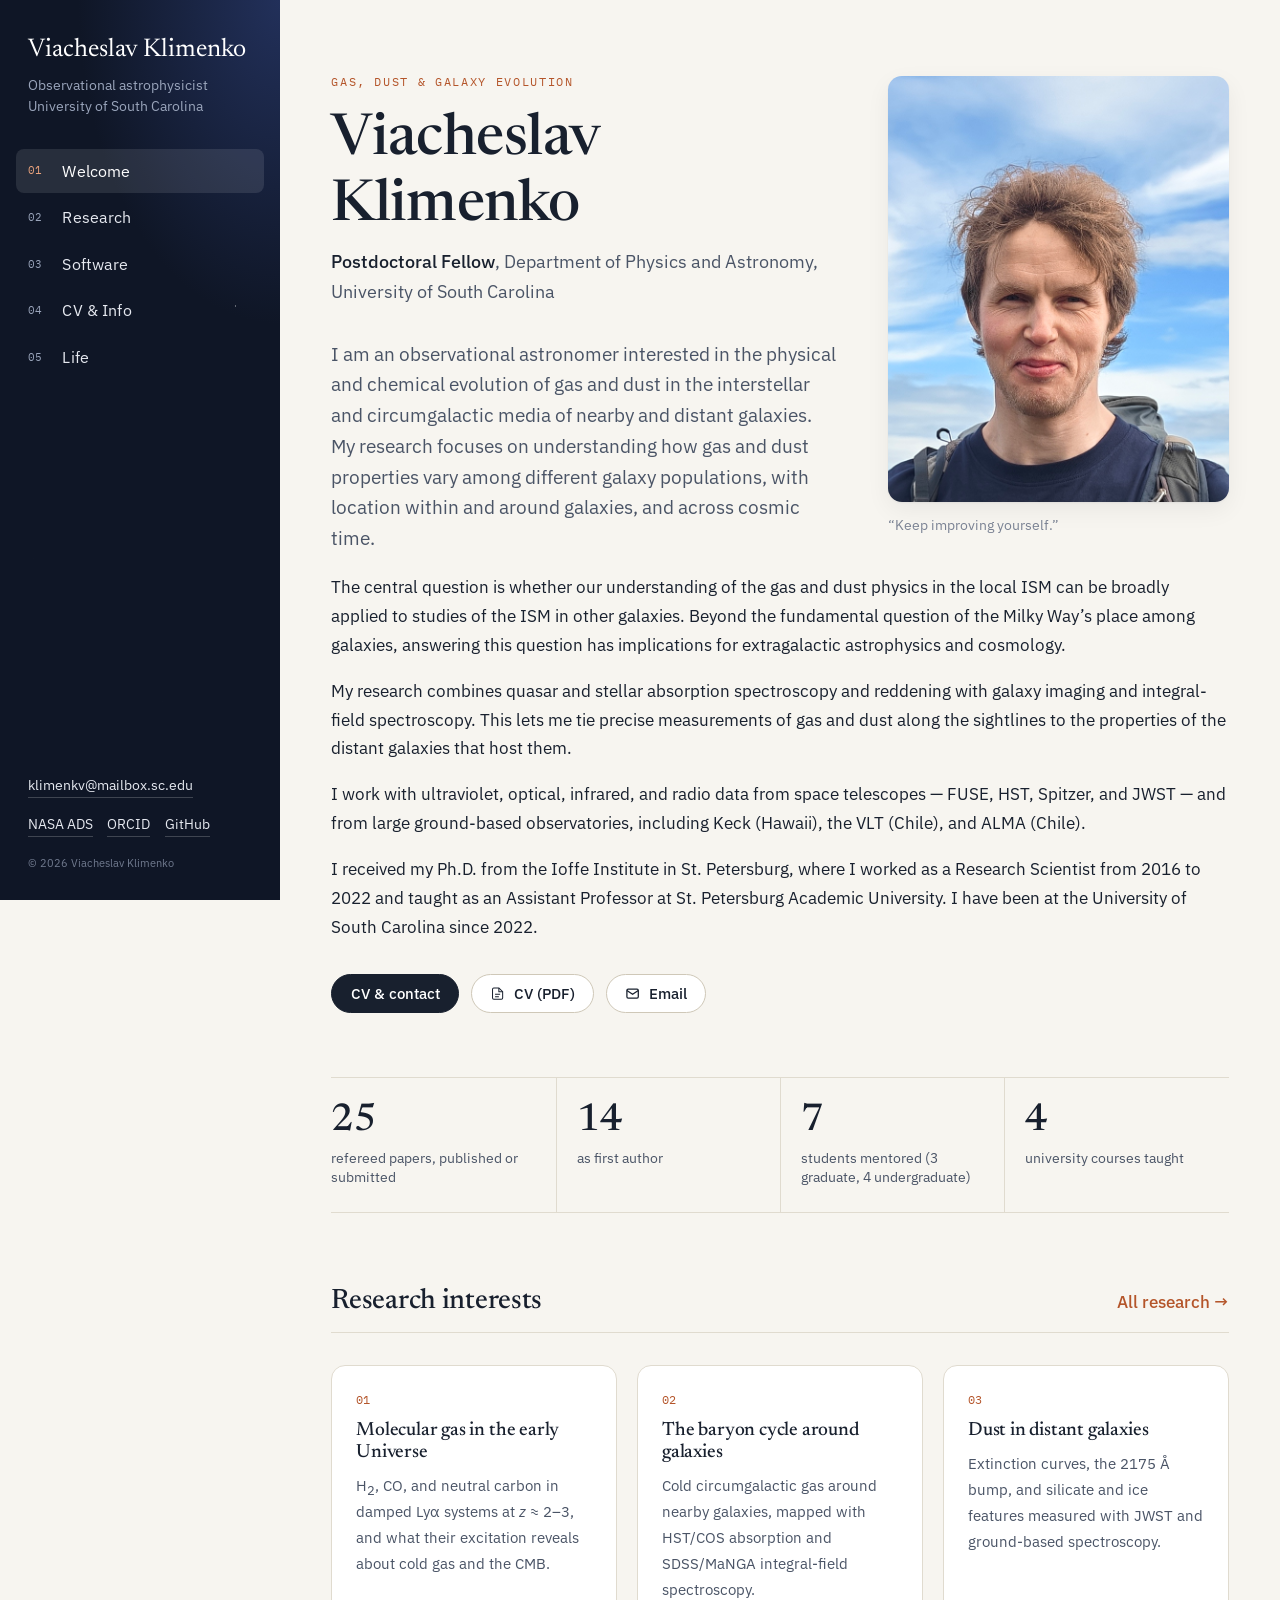
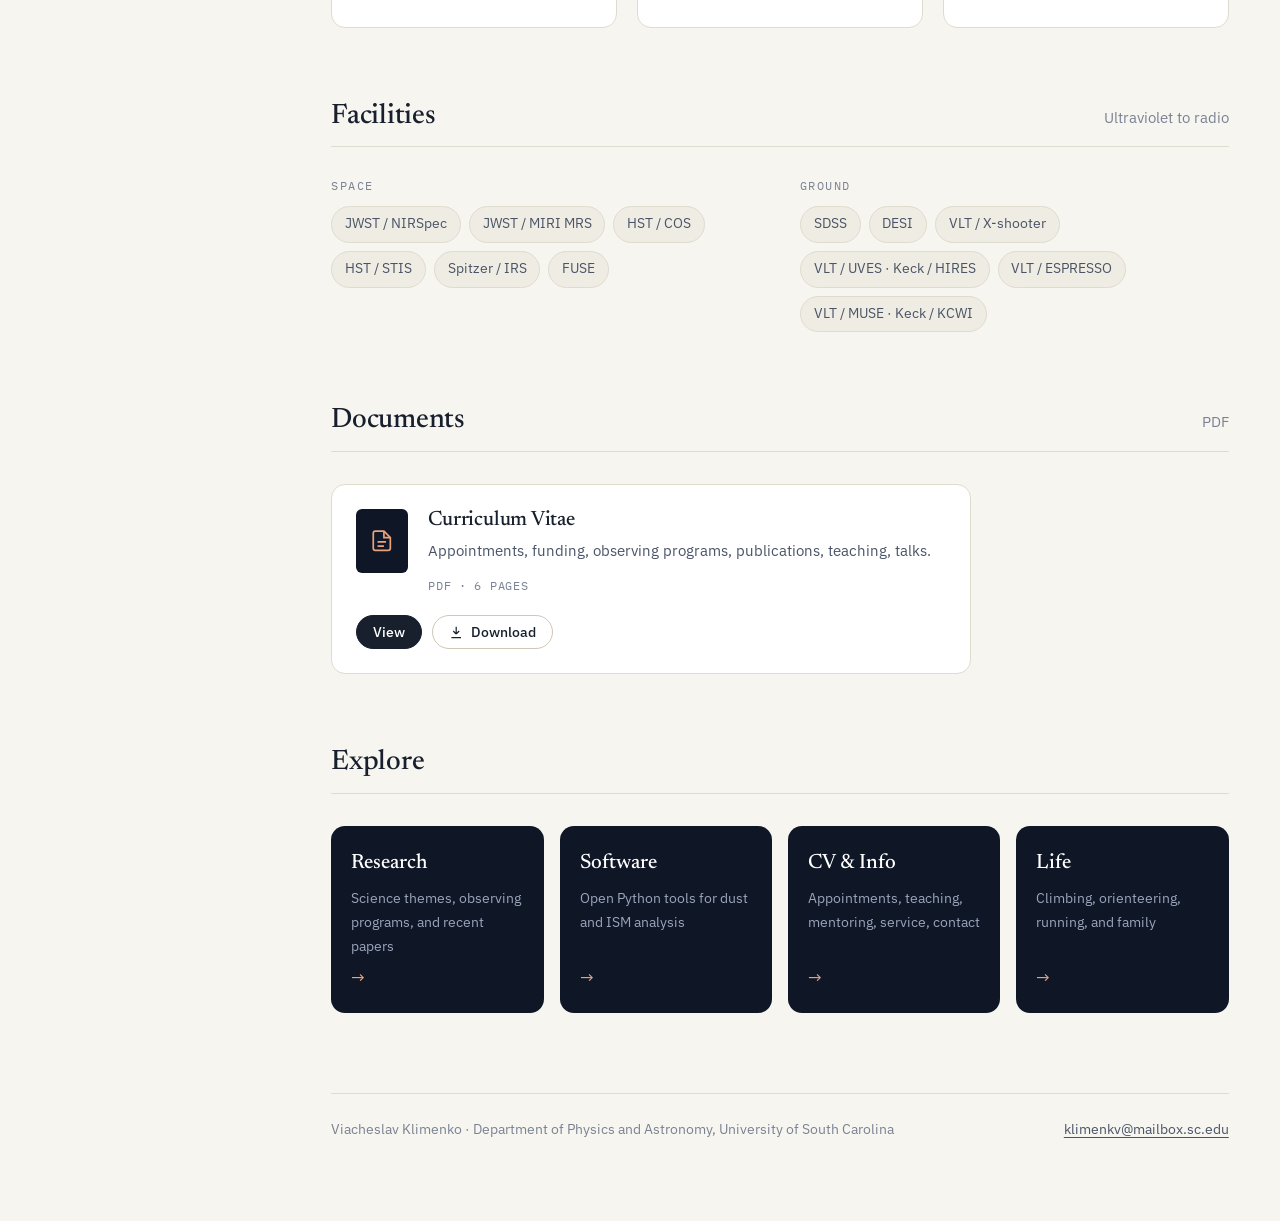
<file: index.html>
<!doctype html>
<html lang="en" class="no-js">
<head>
  <meta charset="utf-8">
  <meta name="viewport" content="width=device-width, initial-scale=1">
  <title>Viacheslav Klimenko | Astrophysicist</title>
  <meta name="description" content="Academic homepage of Viacheslav Klimenko, an observational astrophysicist studying gas and dust in the interstellar and circumgalactic media of galaxies.">
  <meta name="google-site-verification" content="5LuHJ0wls0n2bdyB-Ylj11eL7cPmP3o1P8gA-cpP0kE">
  <meta name="author" content="Viacheslav Klimenko">
  <meta name="theme-color" content="#0f1626">
  <meta property="og:type" content="website">
  <meta property="og:title" content="Viacheslav Klimenko | Astrophysicist">
  <meta property="og:description" content="Academic homepage of Viacheslav Klimenko, an observational astrophysicist studying gas and dust in the interstellar and circumgalactic media of galaxies.">
  <meta property="og:image" content="https://slavaklimenko.github.io/assets/images/profile.jpg">
  <link rel="icon" href="assets/images/favicon.svg" type="image/svg+xml">
  <link rel="preconnect" href="https://fonts.googleapis.com">
  <link rel="preconnect" href="https://fonts.gstatic.com" crossorigin>
  <link href="https://fonts.googleapis.com/css2?family=IBM+Plex+Mono:wght@400;500&amp;family=IBM+Plex+Sans:wght@400;500;600&amp;family=Newsreader:ital,opsz,wght@0,6..72,400;0,6..72,500;1,6..72,400&amp;display=swap" rel="stylesheet">
  <link rel="stylesheet" href="assets/css/style.css">
  <script defer src="assets/js/main.js"></script>
</head>
<body>
  <a class="skip-link" href="#main">Skip to content</a>

  <aside class="sidebar">
    <a class="brand" href="index.html">
      <span class="brand-name">Viacheslav Klimenko</span>
      <span class="brand-role">Observational astrophysicist<br>University of South Carolina</span>
    </a>
    <button class="menu-toggle" type="button" aria-expanded="false" aria-controls="site-nav">Menu</button>
    <nav class="site-nav" id="site-nav" aria-label="Main">
        <a href="index.html" aria-current="page"><span class="num">01</span>Welcome</a>
        <a href="research.html"><span class="num">02</span>Research</a>
        <a href="software.html"><span class="num">03</span>Software</a>
        <a href="cv.html"><span class="num">04</span>CV &amp; Info</a>
        <a href="life.html"><span class="num">05</span>Life</a>
    </nav>
    <div class="sidebar-foot">
      <a class="email" href="mailto:klimenkv@mailbox.sc.edu">klimenkv@mailbox.sc.edu</a>
      <div class="profile-links">
        <a href="https://ui.adsabs.harvard.edu/public-libraries/E9blKc1HR1aWOYnqmHG2EQ" target="_blank" rel="noopener">NASA ADS</a>
        <a href="https://orcid.org/0000-0001-6730-2917" target="_blank" rel="noopener">ORCID</a>
        <a href="https://github.com/slavaklimenko" target="_blank" rel="noopener">GitHub</a>
      </div>
      <small>&copy; <span data-year>2026</span> Viacheslav Klimenko</small>
    </div>
  </aside>

  <main id="main">
    <div class="page">
      <section class="hero">
        <div class="reveal">
          <figure class="hero-photo">
            <img src="assets/images/profile.jpg" alt="Portrait of Viacheslav Klimenko outdoors under a blue sky" width="1019" height="891">
            <figcaption>&ldquo;Keep improving yourself.&rdquo;</figcaption>
          </figure>
          <span class="eyebrow">Gas, dust &amp; galaxy evolution</span>
          <h1>Viacheslav Klimenko</h1>
          <p class="role"><strong>Postdoctoral Fellow</strong>, Department of Physics and Astronomy, University of South Carolina</p>

          <p class="lead" style="margin-top:0">I am an observational astronomer interested in the physical and chemical evolution of gas and dust in the interstellar and circumgalactic media of nearby and distant galaxies. My research focuses on understanding how gas and dust properties vary among different galaxy populations, with location within and around galaxies, and across cosmic time.</p>
          <p>The central question is whether our understanding of the gas and dust physics in the local ISM can be broadly applied to studies of the ISM in other galaxies. Beyond the fundamental question of the Milky Way&rsquo;s place among galaxies, answering this question has implications for extragalactic astrophysics and cosmology.</p>
          <p>My research combines quasar and stellar absorption spectroscopy and reddening with galaxy imaging and integral-field spectroscopy. This lets me tie precise measurements of gas and dust along the sightlines to the properties of the distant galaxies that host them.</p>
          <p>I work with ultraviolet, optical, infrared, and radio data from space telescopes &mdash; FUSE, HST, Spitzer, and JWST &mdash; and from large ground-based observatories, including Keck (Hawaii), the VLT (Chile), and ALMA (Chile).</p>
          <p>I received my Ph.D. from the Ioffe Institute in St.&nbsp;Petersburg, where I worked as a Research Scientist from 2016 to 2022 and taught as an Assistant Professor at St.&nbsp;Petersburg Academic University. I have been at the University of South Carolina since 2022.</p>

          <div class="btn-row">
            <a class="btn primary" href="cv.html">CV &amp; contact</a>
            <a class="btn" href="assets/docs/Klimenko_CV.pdf" target="_blank" rel="noopener"><svg viewBox="0 0 24 24" fill="none" stroke="currentColor" stroke-width="1.6" aria-hidden="true"><path d="M14 3H6a2 2 0 0 0-2 2v14a2 2 0 0 0 2 2h12a2 2 0 0 0 2-2V9z"/><path d="M14 3v6h6M8 13h8M8 17h6"/></svg> CV (PDF)</a>
            <a class="btn" href="mailto:klimenkv@mailbox.sc.edu"><svg viewBox="0 0 24 24" fill="none" stroke="currentColor" stroke-width="2" aria-hidden="true"><rect x="3" y="5" width="18" height="14" rx="2"/><path d="m3 7 9 6 9-6"/></svg> Email</a>
          </div>
        </div>

      </section>

      <div class="stats reveal" aria-label="At a glance">
        <div class="stat"><b>25</b><span>refereed papers, published or submitted</span></div>
        <div class="stat"><b>14</b><span>as first author</span></div>
        <div class="stat"><b>7</b><span>students mentored (3 graduate, 4 undergraduate)</span></div>
        <div class="stat"><b>4</b><span>university courses taught</span></div>
      </div>

      <section>
        <div class="section-title"><h2>Research interests</h2><a class="more" href="research.html">All research</a></div>
        <div class="interest-grid">
          <a class="interest reveal" href="research.html#molecular-gas">
            <span class="num">01</span>
            <h3>Molecular gas in the early Universe</h3>
            <p>H<sub>2</sub>, CO, and neutral carbon in damped Ly&alpha; systems at <i>z</i>&nbsp;&asymp;&nbsp;2&ndash;3, and what their excitation reveals about cold gas and the CMB.</p>
          </a>
          <a class="interest reveal" href="research.html#cgm">
            <span class="num">02</span>
            <h3>The baryon cycle around galaxies</h3>
            <p>Cold circumgalactic gas around nearby galaxies, mapped with HST/COS absorption and SDSS/MaNGA integral-field spectroscopy.</p>
          </a>
          <a class="interest reveal" href="research.html#jwst-dust">
            <span class="num">03</span>
            <h3>Dust in distant galaxies</h3>
            <p>Extinction curves, the 2175&nbsp;&Aring; bump, and silicate and ice features measured with JWST and ground-based spectroscopy.</p>
          </a>
        </div>
      </section>

      <section>
        <div class="section-title"><h2>Facilities</h2><span class="aside">Ultraviolet to radio</span></div>
        <div class="facility-groups reveal">
          <div>
            <h3>Space</h3>
            <ul class="chips"><li>JWST / NIRSpec</li><li>JWST / MIRI MRS</li><li>HST / COS</li><li>HST / STIS</li><li>Spitzer / IRS</li><li>FUSE</li></ul>
          </div>
          <div>
            <h3>Ground</h3>
            <ul class="chips"><li>SDSS</li><li>DESI</li><li>VLT / X-shooter</li><li>VLT / UVES &middot; Keck / HIRES</li><li>VLT / ESPRESSO</li><li>VLT / MUSE &middot; Keck / KCWI</li></ul>
          </div>
        </div>
      </section>

      <section id="documents">
        <div class="section-title"><h2>Documents</h2><span class="aside">PDF</span></div>
        <div class="docs">
          <article class="doc reveal">
            <div class="doc-icon"><svg viewBox="0 0 24 24" fill="none" stroke="currentColor" stroke-width="1.6" aria-hidden="true"><path d="M14 3H6a2 2 0 0 0-2 2v14a2 2 0 0 0 2 2h12a2 2 0 0 0 2-2V9z"/><path d="M14 3v6h6M8 13h8M8 17h6"/></svg></div>
            <div class="doc-body">
              <h3>Curriculum Vitae</h3>
              <p>Appointments, funding, observing programs, publications, teaching, talks.</p>
              <span class="doc-meta">PDF &middot; 6 pages</span>
            </div>
            <div class="doc-actions">
              <a class="btn primary" href="assets/docs/Klimenko_CV.pdf" target="_blank" rel="noopener">View</a>
              <a class="btn" href="assets/docs/Klimenko_CV.pdf" download><svg viewBox="0 0 24 24" fill="none" stroke="currentColor" stroke-width="2" aria-hidden="true"><path d="M12 3v12m0 0 5-5m-5 5-5-5M4 21h16"/></svg> Download</a>
            </div>
          </article>
        </div>
      </section>

      <section>
        <div class="section-title"><h2>Explore</h2></div>
        <div class="pages-grid">
          <a class="page-link reveal" href="research.html"><b>Research</b><span>Science themes, observing programs, and recent papers</span><i>&rarr;</i></a>
          <a class="page-link reveal" href="software.html"><b>Software</b><span>Open Python tools for dust and ISM analysis</span><i>&rarr;</i></a>
          <a class="page-link reveal" href="cv.html"><b>CV &amp; Info</b><span>Appointments, teaching, mentoring, service, contact</span><i>&rarr;</i></a>
          <a class="page-link reveal" href="life.html"><b>Life</b><span>Climbing, orienteering, running, and family</span><i>&rarr;</i></a>
        </div>
      </section>

      <footer class="site-foot">
        <span>Viacheslav Klimenko &middot; Department of Physics and Astronomy, University of South Carolina</span>
        <span><a href="mailto:klimenkv@mailbox.sc.edu">klimenkv@mailbox.sc.edu</a></span>
      </footer>
    </div>
  </main>
</body>
</html>
</file>
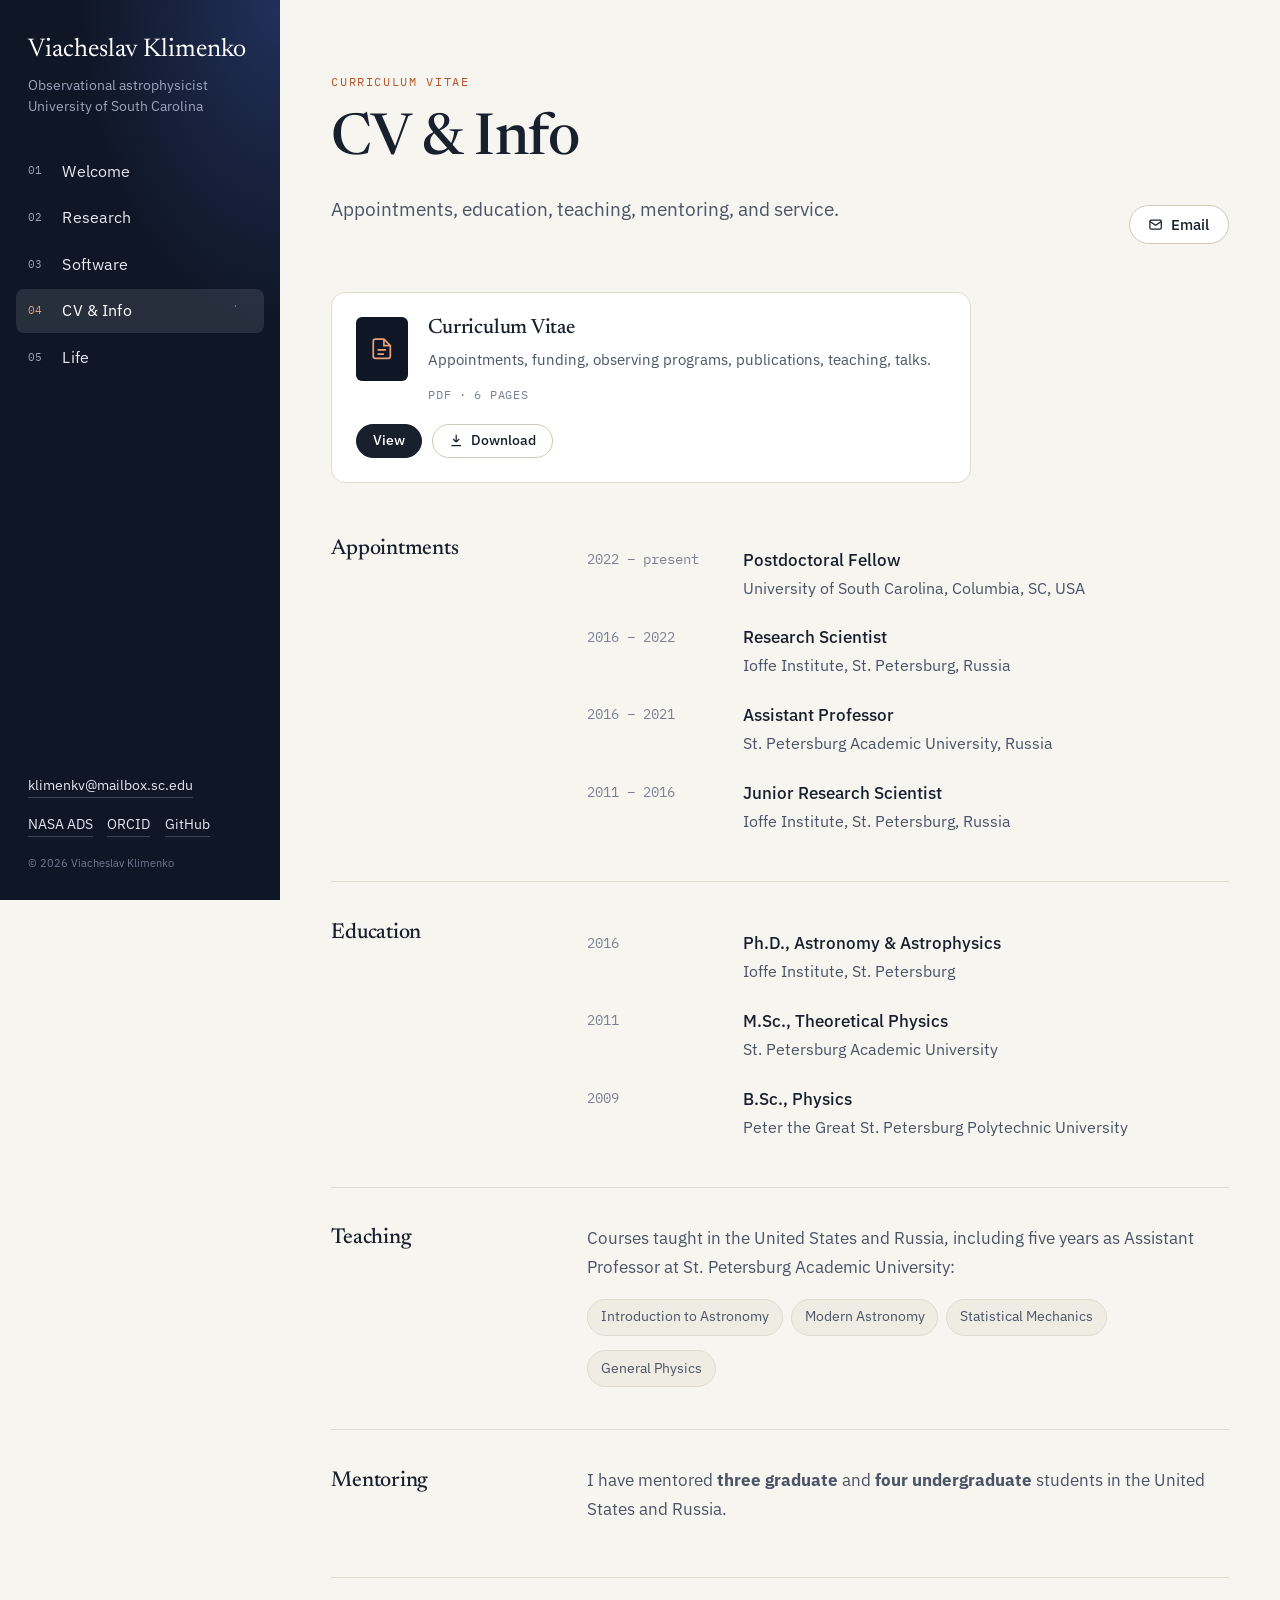
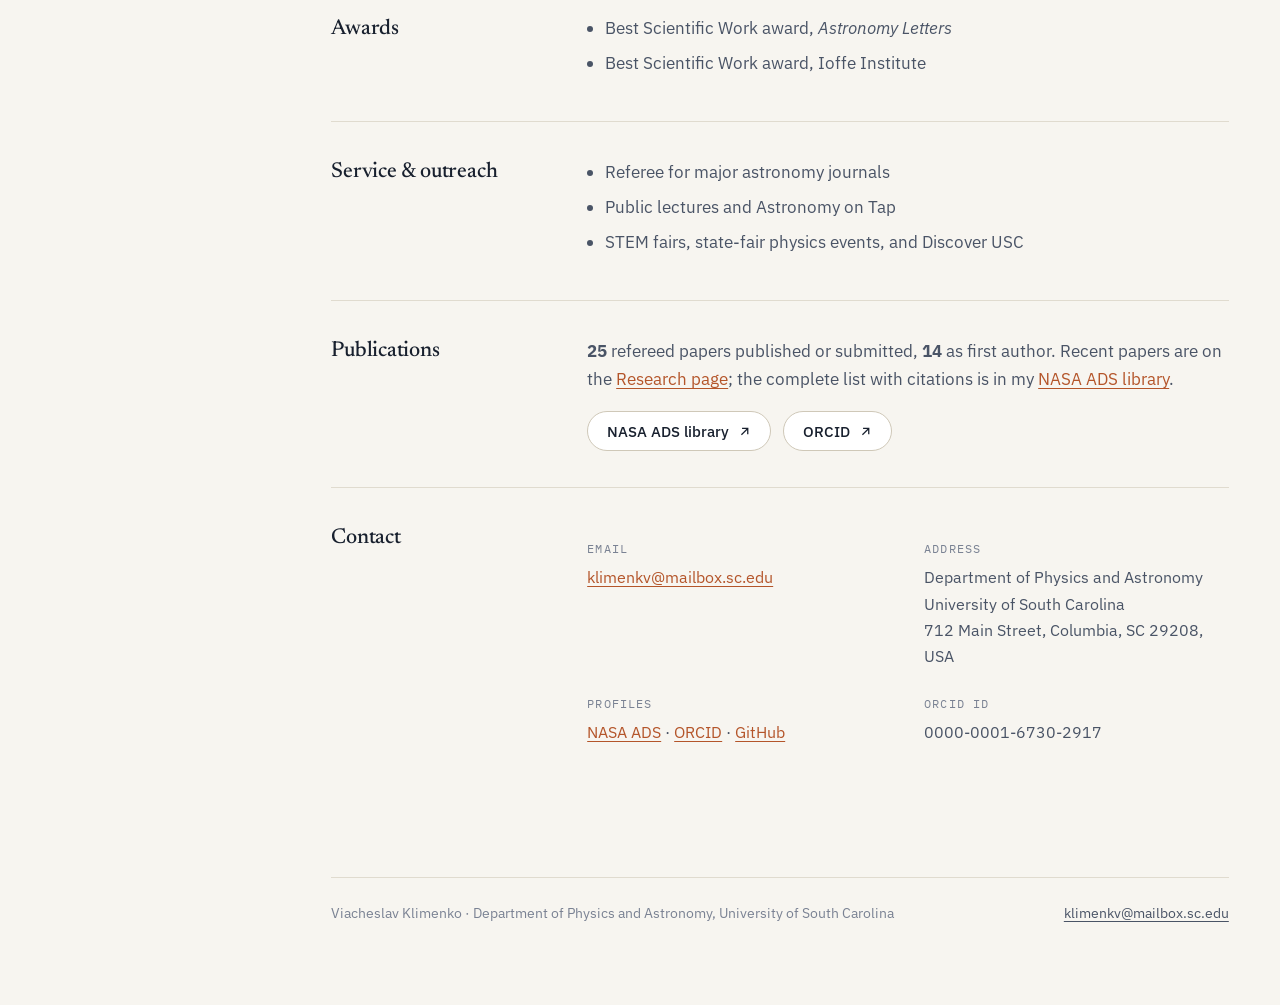
<file: cv.html>
<!doctype html>
<html lang="en" class="no-js">
<head>
  <meta charset="utf-8">
  <meta name="viewport" content="width=device-width, initial-scale=1">
  <title>CV & Info | Viacheslav Klimenko</title>
  <meta name="description" content="Curriculum vitae of Viacheslav Klimenko: appointments, education, teaching, mentoring, awards, and contact information.">
  <meta name="author" content="Viacheslav Klimenko">
  <meta name="theme-color" content="#0f1626">
  <meta property="og:type" content="website">
  <meta property="og:title" content="CV & Info | Viacheslav Klimenko">
  <meta property="og:description" content="Curriculum vitae of Viacheslav Klimenko: appointments, education, teaching, mentoring, awards, and contact information.">
  <meta property="og:image" content="https://slavaklimenko.github.io/assets/images/profile.jpg">
  <link rel="icon" href="assets/images/favicon.svg" type="image/svg+xml">
  <link rel="preconnect" href="https://fonts.googleapis.com">
  <link rel="preconnect" href="https://fonts.gstatic.com" crossorigin>
  <link href="https://fonts.googleapis.com/css2?family=IBM+Plex+Mono:wght@400;500&amp;family=IBM+Plex+Sans:wght@400;500;600&amp;family=Newsreader:ital,opsz,wght@0,6..72,400;0,6..72,500;1,6..72,400&amp;display=swap" rel="stylesheet">
  <link rel="stylesheet" href="assets/css/style.css">
  <script defer src="assets/js/main.js"></script>
</head>
<body>
  <a class="skip-link" href="#main">Skip to content</a>

  <aside class="sidebar">
    <a class="brand" href="index.html">
      <span class="brand-name">Viacheslav Klimenko</span>
      <span class="brand-role">Observational astrophysicist<br>University of South Carolina</span>
    </a>
    <button class="menu-toggle" type="button" aria-expanded="false" aria-controls="site-nav">Menu</button>
    <nav class="site-nav" id="site-nav" aria-label="Main">
        <a href="index.html"><span class="num">01</span>Welcome</a>
        <a href="research.html"><span class="num">02</span>Research</a>
        <a href="software.html"><span class="num">03</span>Software</a>
        <a href="cv.html" aria-current="page"><span class="num">04</span>CV &amp; Info</a>
        <a href="life.html"><span class="num">05</span>Life</a>
    </nav>
    <div class="sidebar-foot">
      <a class="email" href="mailto:klimenkv@mailbox.sc.edu">klimenkv@mailbox.sc.edu</a>
      <div class="profile-links">
        <a href="https://ui.adsabs.harvard.edu/public-libraries/E9blKc1HR1aWOYnqmHG2EQ" target="_blank" rel="noopener">NASA ADS</a>
        <a href="https://orcid.org/0000-0001-6730-2917" target="_blank" rel="noopener">ORCID</a>
        <a href="https://github.com/slavaklimenko" target="_blank" rel="noopener">GitHub</a>
      </div>
      <small>&copy; <span data-year>2026</span> Viacheslav Klimenko</small>
    </div>
  </aside>

  <main id="main">
    <div class="page">
      <header class="cv-top reveal">
        <div class="page-head" style="margin-bottom:0">
          <span class="eyebrow">Curriculum vitae</span>
          <h1>CV &amp; Info</h1>
          <p class="lead">Appointments, education, teaching, mentoring, and service.</p>
        </div>
        <div class="btn-row" style="margin-top:0">
          <a class="btn" href="mailto:klimenkv@mailbox.sc.edu"><svg viewBox="0 0 24 24" fill="none" stroke="currentColor" stroke-width="2" aria-hidden="true"><rect x="3" y="5" width="18" height="14" rx="2"/><path d="m3 7 9 6 9-6"/></svg> Email</a>
        </div>
      </header>

      <div style="margin-top:3rem"><section id="documents">

        <div class="docs">
          <article class="doc reveal">
            <div class="doc-icon"><svg viewBox="0 0 24 24" fill="none" stroke="currentColor" stroke-width="1.6" aria-hidden="true"><path d="M14 3H6a2 2 0 0 0-2 2v14a2 2 0 0 0 2 2h12a2 2 0 0 0 2-2V9z"/><path d="M14 3v6h6M8 13h8M8 17h6"/></svg></div>
            <div class="doc-body">
              <h3>Curriculum Vitae</h3>
              <p>Appointments, funding, observing programs, publications, teaching, talks.</p>
              <span class="doc-meta">PDF &middot; 6 pages</span>
            </div>
            <div class="doc-actions">
              <a class="btn primary" href="assets/docs/Klimenko_CV.pdf" target="_blank" rel="noopener">View</a>
              <a class="btn" href="assets/docs/Klimenko_CV.pdf" download><svg viewBox="0 0 24 24" fill="none" stroke="currentColor" stroke-width="2" aria-hidden="true"><path d="M12 3v12m0 0 5-5m-5 5-5-5M4 21h16"/></svg> Download</a>
            </div>
          </article>
        </div>
      </section></div>

      <div style="margin-top:1rem">
        <div class="cv-grid cv-block reveal">
          <h2>Appointments</h2>
          <ol class="timeline"><li><span class="when">2022 &ndash; present</span><span class="what"><b>Postdoctoral Fellow</b><span>University of South Carolina, Columbia, SC, USA</span></span></li><li><span class="when">2016 &ndash; 2022</span><span class="what"><b>Research Scientist</b><span>Ioffe Institute, St. Petersburg, Russia</span></span></li><li><span class="when">2016 &ndash; 2021</span><span class="what"><b>Assistant Professor</b><span>St. Petersburg Academic University, Russia</span></span></li><li><span class="when">2011 &ndash; 2016</span><span class="what"><b>Junior Research Scientist</b><span>Ioffe Institute, St. Petersburg, Russia</span></span></li></ol>
        </div>

        <div class="cv-grid cv-block reveal">
          <h2>Education</h2>
          <ol class="timeline"><li><span class="when">2016</span><span class="what"><b>Ph.D., Astronomy &amp; Astrophysics</b><span>Ioffe Institute, St. Petersburg</span></span></li><li><span class="when">2011</span><span class="what"><b>M.Sc., Theoretical Physics</b><span>St. Petersburg Academic University</span></span></li><li><span class="when">2009</span><span class="what"><b>B.Sc., Physics</b><span>Peter the Great St. Petersburg Polytechnic University</span></span></li></ol>
        </div>

        <div class="cv-grid cv-block reveal">
          <h2>Teaching</h2>
          <div class="cv-text">
            <p>Courses taught in the United States and Russia, including five years as Assistant Professor at St.&nbsp;Petersburg Academic University:</p>
            <ul class="chips" style="margin:1rem 0 0"><li>Introduction to Astronomy</li><li>Modern Astronomy</li><li>Statistical Mechanics</li><li>General Physics</li></ul>
          </div>
        </div>

        <div class="cv-grid cv-block reveal">
          <h2>Mentoring</h2>
          <div class="cv-text">
            <p>I have mentored <b>three graduate</b> and <b>four undergraduate</b> students in the United States and Russia.</p>
          </div>
        </div>

        <div class="cv-grid cv-block reveal">
          <h2>Awards</h2>
          <div class="cv-text">
            <ul>
              <li>Best Scientific Work award, <i>Astronomy Letters</i></li>
              <li>Best Scientific Work award, Ioffe Institute</li>
            </ul>
          </div>
        </div>

        <div class="cv-grid cv-block reveal">
          <h2>Service &amp; outreach</h2>
          <div class="cv-text">
            <ul>
              <li>Referee for major astronomy journals</li>
              <li>Public lectures and Astronomy on Tap</li>
              <li>STEM fairs, state-fair physics events, and Discover USC</li>
            </ul>
          </div>
        </div>

        <div class="cv-grid cv-block reveal">
          <h2>Publications</h2>
          <div class="cv-text">
            <p><b>25</b> refereed papers published or submitted, <b>14</b> as first author. Recent papers are on the <a href="research.html#publications">Research page</a>; the complete list with citations is in my <a href="https://ui.adsabs.harvard.edu/public-libraries/E9blKc1HR1aWOYnqmHG2EQ" target="_blank" rel="noopener">NASA ADS library</a>.</p>
            <div class="btn-row" style="margin-top:1rem">
              <a class="btn" href="https://ui.adsabs.harvard.edu/public-libraries/E9blKc1HR1aWOYnqmHG2EQ" target="_blank" rel="noopener">NASA ADS library <svg viewBox="0 0 24 24" fill="none" stroke="currentColor" stroke-width="2" aria-hidden="true"><path d="M7 17 17 7M8 7h9v9"/></svg></a>
              <a class="btn" href="https://orcid.org/0000-0001-6730-2917" target="_blank" rel="noopener">ORCID <svg viewBox="0 0 24 24" fill="none" stroke="currentColor" stroke-width="2" aria-hidden="true"><path d="M7 17 17 7M8 7h9v9"/></svg></a>
            </div>
          </div>
        </div>

        <div class="cv-grid cv-block reveal" id="contact">
          <h2>Contact</h2>
          <dl class="contact-list">
            <div><dt>Email</dt><dd><a href="mailto:klimenkv@mailbox.sc.edu">klimenkv@mailbox.sc.edu</a></dd></div>
            <div><dt>Address</dt><dd>Department of Physics and Astronomy<br>University of South Carolina<br>712 Main Street, Columbia, SC 29208, USA</dd></div>
            <div><dt>Profiles</dt><dd><a href="https://ui.adsabs.harvard.edu/public-libraries/E9blKc1HR1aWOYnqmHG2EQ" target="_blank" rel="noopener">NASA ADS</a> &middot; <a href="https://orcid.org/0000-0001-6730-2917" target="_blank" rel="noopener">ORCID</a> &middot; <a href="https://github.com/slavaklimenko" target="_blank" rel="noopener">GitHub</a></dd></div>
            <div><dt>ORCID iD</dt><dd>0000-0001-6730-2917</dd></div>
          </dl>
        </div>
      </div>

      <footer class="site-foot">
        <span>Viacheslav Klimenko &middot; Department of Physics and Astronomy, University of South Carolina</span>
        <span><a href="mailto:klimenkv@mailbox.sc.edu">klimenkv@mailbox.sc.edu</a></span>
      </footer>
    </div>
  </main>
</body>
</html>
</file>
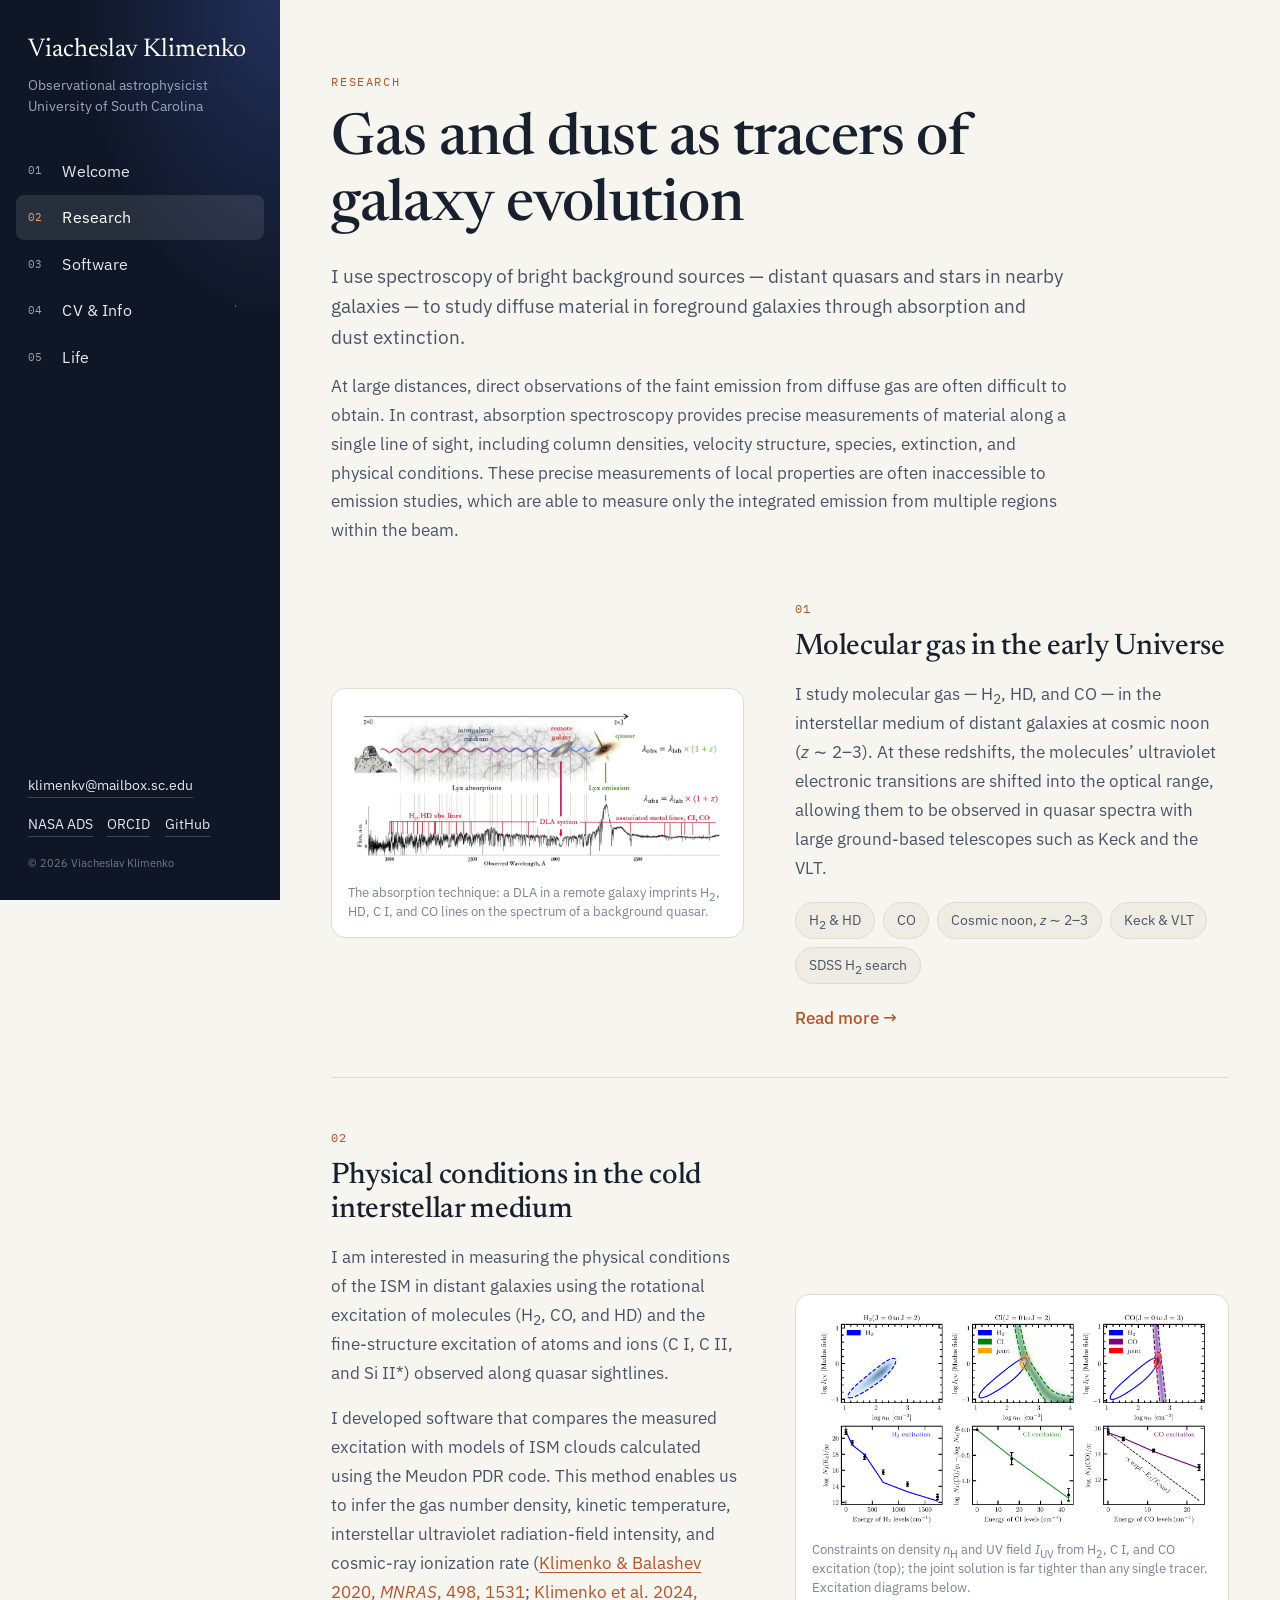
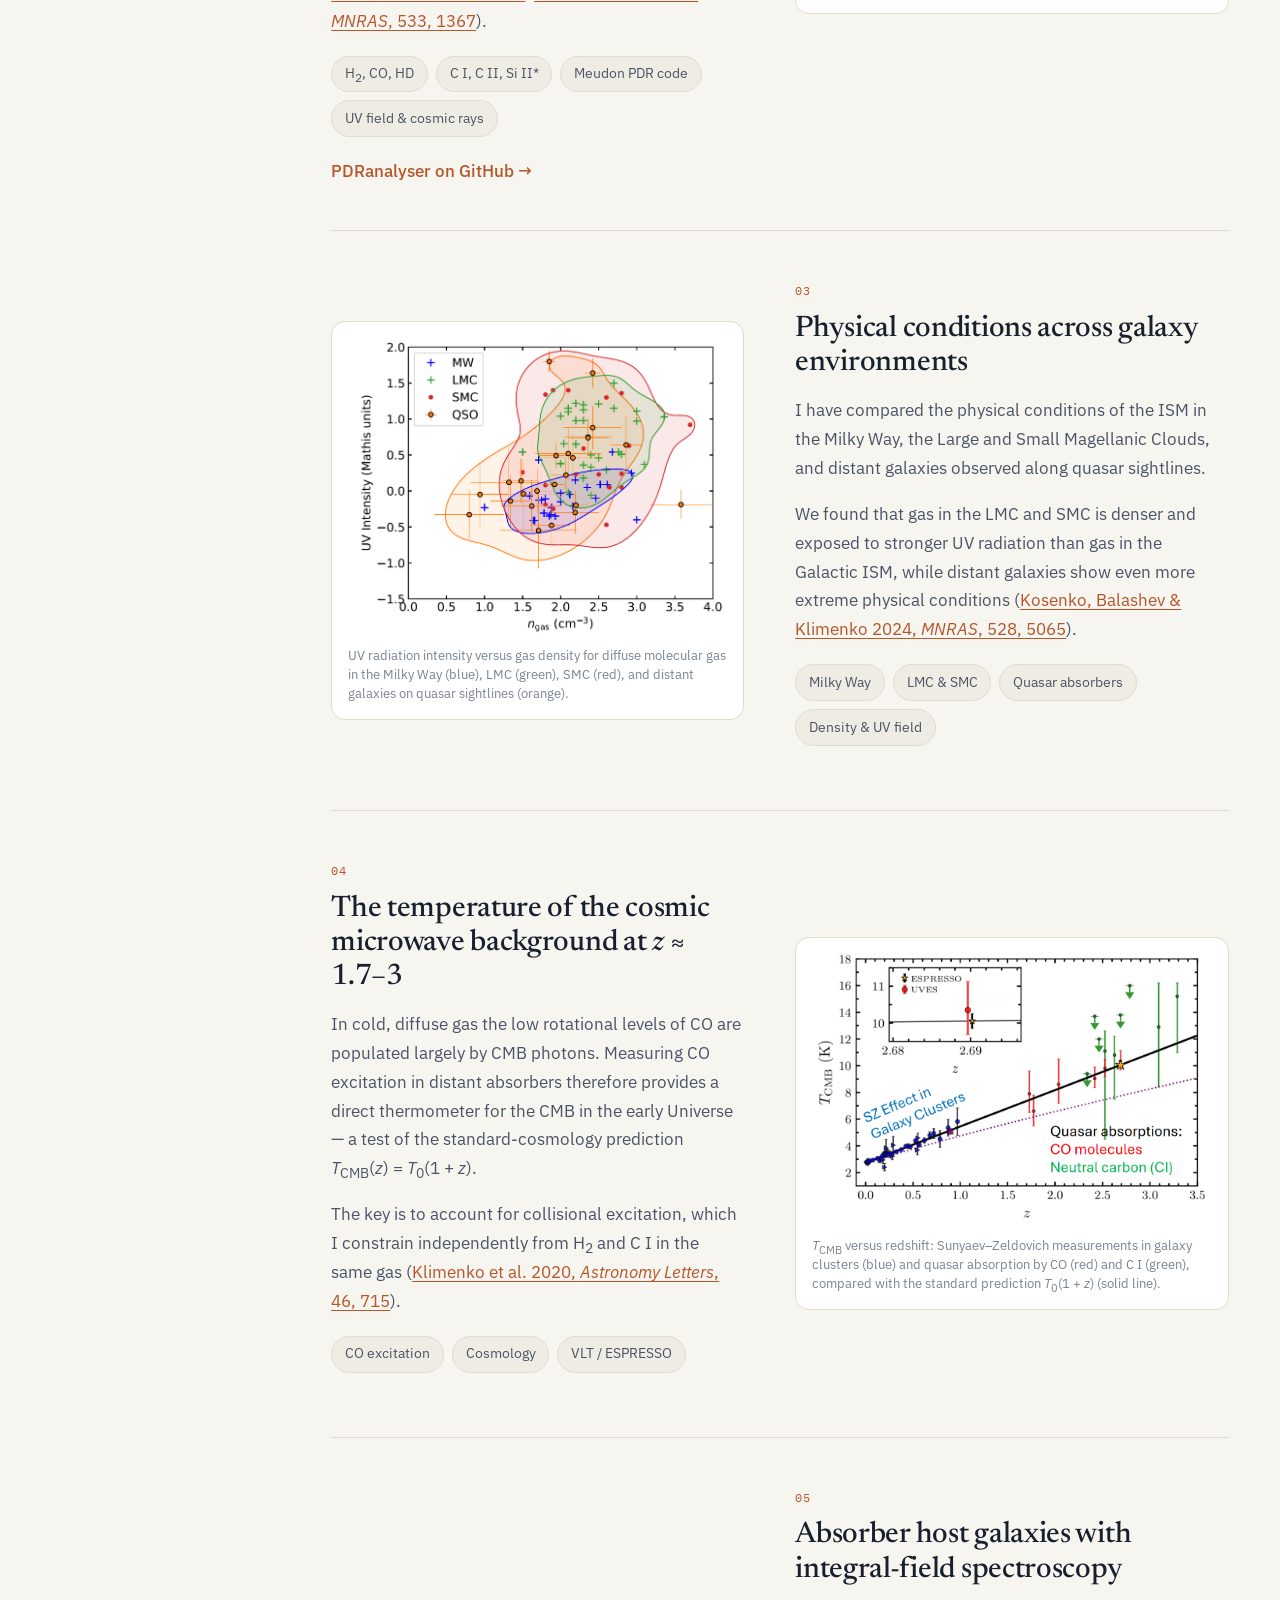
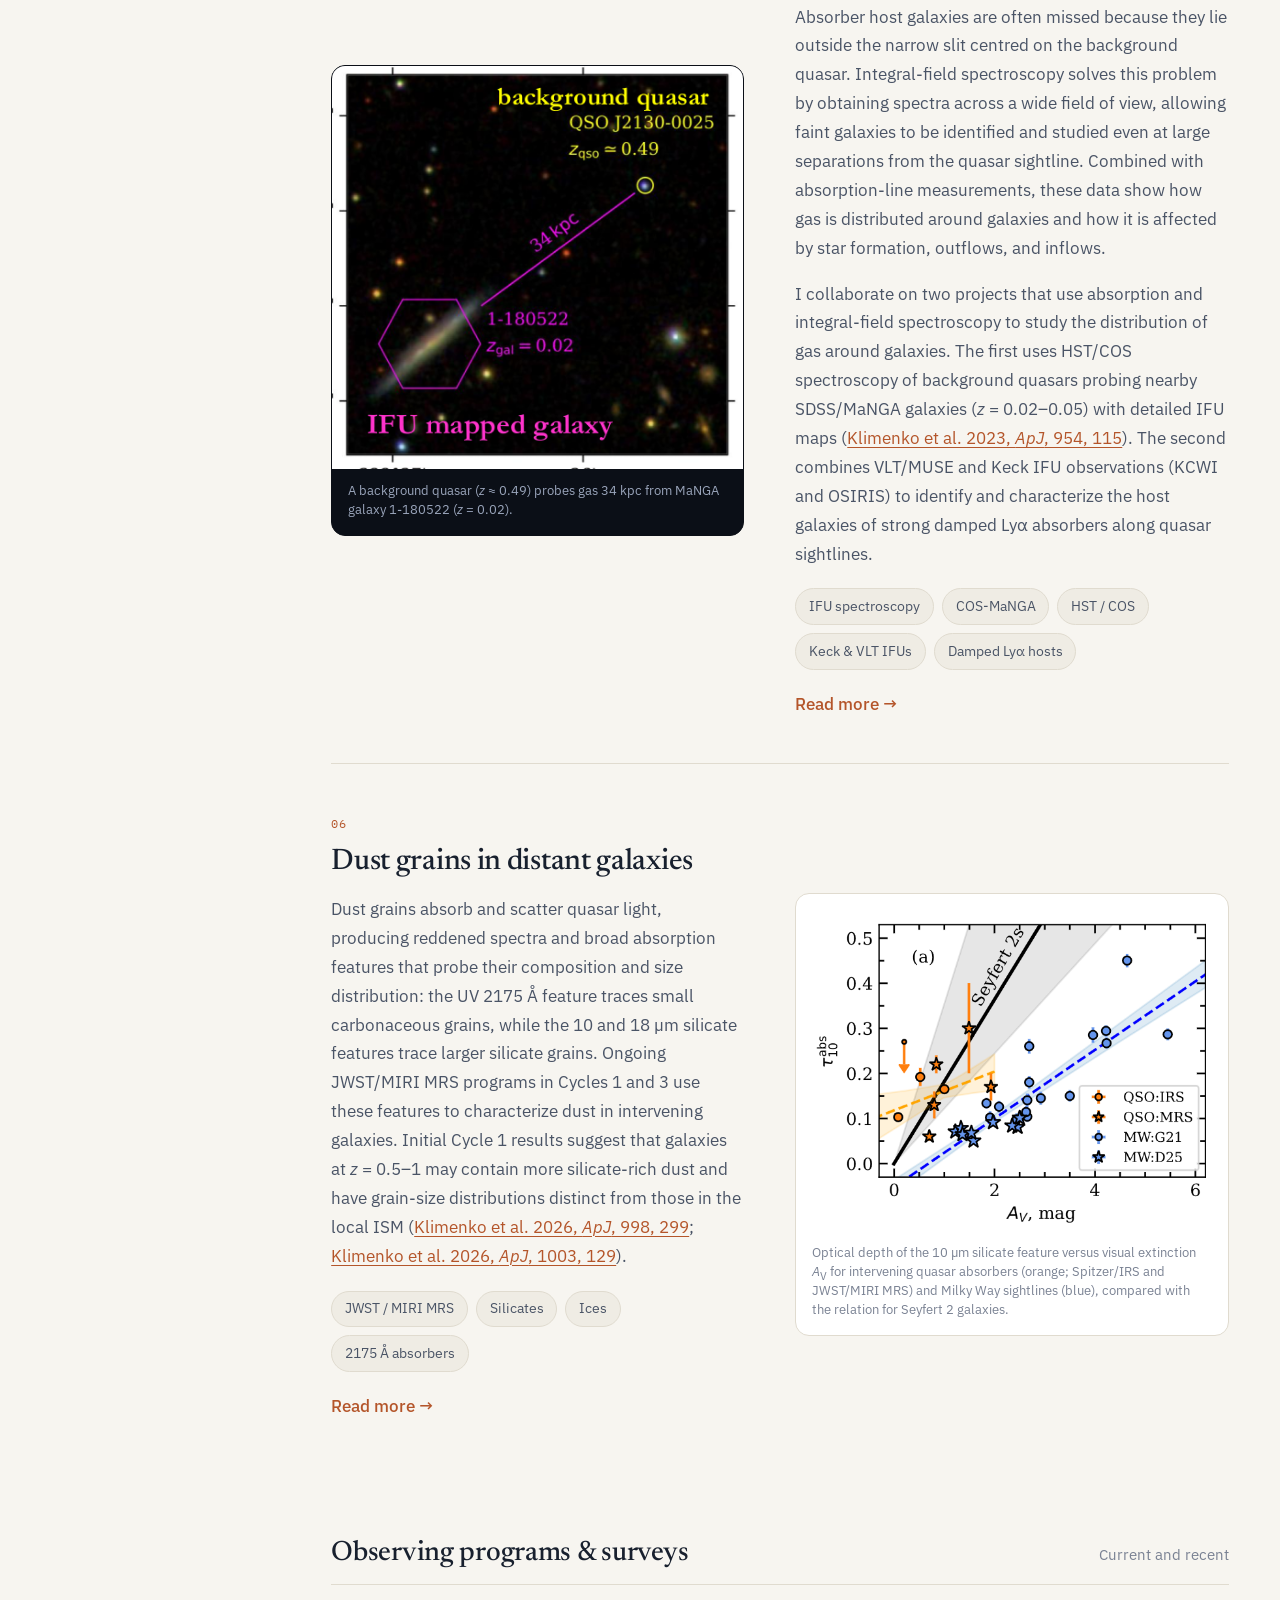
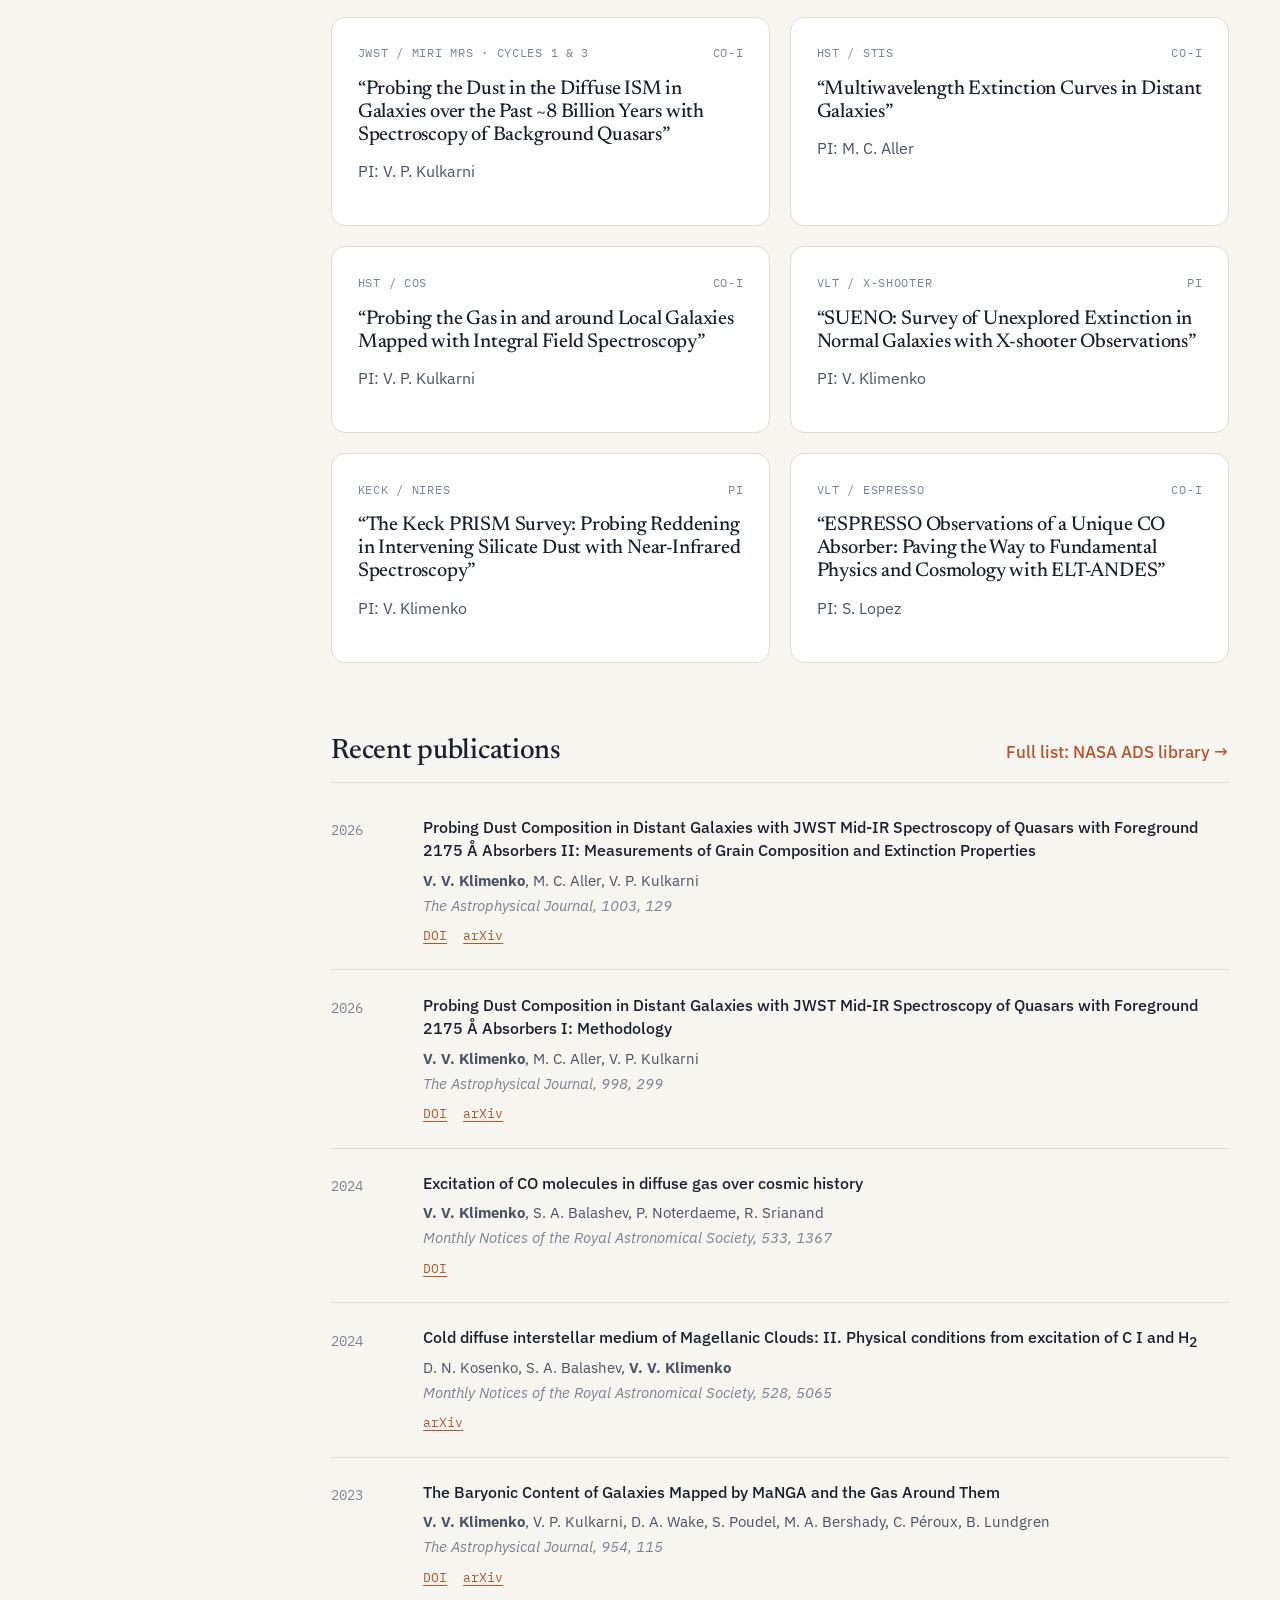
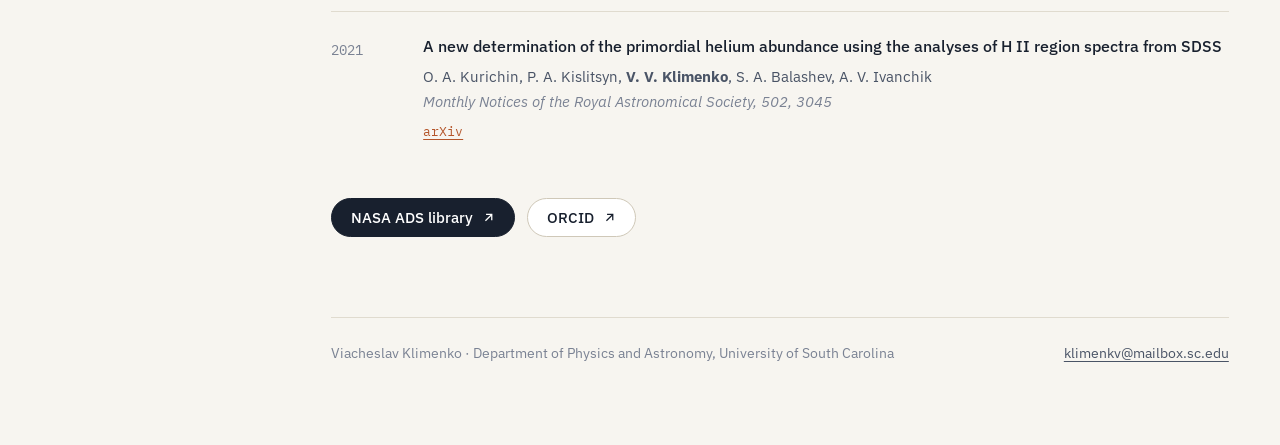
<file: research.html>
<!doctype html>
<html lang="en" class="no-js">
<head>
  <meta charset="utf-8">
  <meta name="viewport" content="width=device-width, initial-scale=1">
  <title>Research | Viacheslav Klimenko</title>
  <meta name="description" content="Research on molecular gas, the circumgalactic medium, and cosmic dust using absorption-line and integral-field spectroscopy.">
  <meta name="author" content="Viacheslav Klimenko">
  <meta name="theme-color" content="#0f1626">
  <meta property="og:type" content="website">
  <meta property="og:title" content="Research | Viacheslav Klimenko">
  <meta property="og:description" content="Research on molecular gas, the circumgalactic medium, and cosmic dust using absorption-line and integral-field spectroscopy.">
  <meta property="og:image" content="https://slavaklimenko.github.io/assets/images/profile.jpg">
  <link rel="icon" href="assets/images/favicon.svg" type="image/svg+xml">
  <link rel="preconnect" href="https://fonts.googleapis.com">
  <link rel="preconnect" href="https://fonts.gstatic.com" crossorigin>
  <link href="https://fonts.googleapis.com/css2?family=IBM+Plex+Mono:wght@400;500&amp;family=IBM+Plex+Sans:wght@400;500;600&amp;family=Newsreader:ital,opsz,wght@0,6..72,400;0,6..72,500;1,6..72,400&amp;display=swap" rel="stylesheet">
  <link rel="stylesheet" href="assets/css/style.css">
  <script defer src="assets/js/main.js"></script>
</head>
<body>
  <a class="skip-link" href="#main">Skip to content</a>

  <aside class="sidebar">
    <a class="brand" href="index.html">
      <span class="brand-name">Viacheslav Klimenko</span>
      <span class="brand-role">Observational astrophysicist<br>University of South Carolina</span>
    </a>
    <button class="menu-toggle" type="button" aria-expanded="false" aria-controls="site-nav">Menu</button>
    <nav class="site-nav" id="site-nav" aria-label="Main">
        <a href="index.html"><span class="num">01</span>Welcome</a>
        <a href="research.html" aria-current="page"><span class="num">02</span>Research</a>
        <a href="software.html"><span class="num">03</span>Software</a>
        <a href="cv.html"><span class="num">04</span>CV &amp; Info</a>
        <a href="life.html"><span class="num">05</span>Life</a>
    </nav>
    <div class="sidebar-foot">
      <a class="email" href="mailto:klimenkv@mailbox.sc.edu">klimenkv@mailbox.sc.edu</a>
      <div class="profile-links">
        <a href="https://ui.adsabs.harvard.edu/public-libraries/E9blKc1HR1aWOYnqmHG2EQ" target="_blank" rel="noopener">NASA ADS</a>
        <a href="https://orcid.org/0000-0001-6730-2917" target="_blank" rel="noopener">ORCID</a>
        <a href="https://github.com/slavaklimenko" target="_blank" rel="noopener">GitHub</a>
      </div>
      <small>&copy; <span data-year>2026</span> Viacheslav Klimenko</small>
    </div>
  </aside>

  <main id="main">
    <div class="page">
      <header class="page-head reveal">
        <span class="eyebrow">Research</span>
        <h1>Gas and dust as tracers of galaxy evolution</h1>
        <p class="lead">I use spectroscopy of bright background sources &mdash; distant quasars and stars in nearby galaxies &mdash; to study diffuse material in foreground galaxies through absorption and dust extinction.</p>
        <p style="color:var(--ink-2)">At large distances, direct observations of the faint emission from diffuse gas are often difficult to obtain. In contrast, absorption spectroscopy provides precise measurements of material along a single line of sight, including column densities, velocity structure, species, extinction, and physical conditions. These precise measurements of local properties are often inaccessible to emission studies, which are able to measure only the integrated emission from multiple regions within the beam.</p>
      </header>

      <section aria-label="Research themes">

      <article class="theme reveal" id="molecular-gas">
        <figure class="theme-fig">
          <img src="assets/images/molecular-gas.png" alt="Diagram of quasar light passing through the intergalactic medium and a distant galaxy, with the resulting absorption spectrum" loading="lazy">
          <figcaption>The absorption technique: a DLA in a remote galaxy imprints H<sub>2</sub>, HD, C&nbsp;I, and CO lines on the spectrum of a background quasar.</figcaption>
        </figure>
        <div class="theme-body">
          <span class="num">01</span>
          <h3>Molecular gas in the early Universe</h3>
          <p>I study molecular gas &mdash; H<sub>2</sub>, HD, and CO &mdash; in the interstellar medium of distant galaxies at cosmic noon (<i>z</i>&nbsp;&sim;&nbsp;2&ndash;3). At these redshifts, the molecules&rsquo; ultraviolet electronic transitions are shifted into the optical range, allowing them to be observed in quasar spectra with large ground-based telescopes such as Keck and the VLT.</p>
          <ul class="chips"><li>H<sub>2</sub> &amp; HD</li><li>CO</li><li>Cosmic noon, <i>z</i> &sim; 2&ndash;3</li><li>Keck &amp; VLT</li><li>SDSS H<sub>2</sub> search</li></ul>
          <a class="more" href="projects/molecular-gas.html">Read more</a>
        </div>
      </article>
      <article class="theme reveal" id="ism-conditions">
        <figure class="theme-fig">
          <img src="assets/images/phys-cond.png" alt="Six-panel figure: constraints on hydrogen density and UV field from H2, C I and CO excitation, with excitation diagrams below" loading="lazy">
          <figcaption>Constraints on density <i>n</i><sub>H</sub> and UV field <i>I</i><sub>UV</sub> from H<sub>2</sub>, C&nbsp;I, and CO excitation (top); the joint solution is far tighter than any single tracer. Excitation diagrams below.</figcaption>
        </figure>
        <div class="theme-body">
          <span class="num">02</span>
          <h3>Physical conditions in the cold interstellar medium</h3>
          <p>I am interested in measuring the physical conditions of the ISM in distant galaxies using the rotational excitation of molecules (H<sub>2</sub>, CO, and HD) and the fine-structure excitation of atoms and ions (C&nbsp;I, C&nbsp;II, and Si&nbsp;II*) observed along quasar sightlines.</p><p>I developed software that compares the measured excitation with models of ISM clouds calculated using the Meudon PDR code. This method enables us to infer the gas number density, kinetic temperature, interstellar ultraviolet radiation-field intensity, and cosmic-ray ionization rate (<a href="https://ui.adsabs.harvard.edu/abs/2020MNRAS.498.1531K/abstract" target="_blank" rel="noopener">Klimenko &amp; Balashev 2020, <i>MNRAS</i>, 498, 1531</a>; <a href="https://ui.adsabs.harvard.edu/abs/2024MNRAS.533.1367K/abstract" target="_blank" rel="noopener">Klimenko et&nbsp;al. 2024, <i>MNRAS</i>, 533, 1367</a>).</p>
          <ul class="chips"><li>H<sub>2</sub>, CO, HD</li><li>C&nbsp;I, C&nbsp;II, Si&nbsp;II*</li><li>Meudon PDR code</li><li>UV field &amp; cosmic rays</li></ul>
          <div class="more-links">
            <a class="more" href="https://github.com/slavaklimenko/PDRanalyser" target="_blank" rel="noopener">PDRanalyser on GitHub</a>
          </div>
        </div>
      </article>
      <article class="theme reveal" id="ism-environments">
        <figure class="theme-fig">
          <img src="assets/images/ism-environments.png" alt="Scatter plot of UV radiation intensity versus gas density for the Milky Way, LMC, SMC, and quasar absorbers" loading="lazy">
          <figcaption>UV radiation intensity versus gas density for diffuse molecular gas in the Milky Way (blue), LMC (green), SMC (red), and distant galaxies on quasar sightlines (orange).</figcaption>
        </figure>
        <div class="theme-body">
          <span class="num">03</span>
          <h3>Physical conditions across galaxy environments</h3>
          <p>I have compared the physical conditions of the ISM in the Milky Way, the Large and Small Magellanic Clouds, and distant galaxies observed along quasar sightlines.</p><p>We found that gas in the LMC and SMC is denser and exposed to stronger UV radiation than gas in the Galactic ISM, while distant galaxies show even more extreme physical conditions (<a href="https://ui.adsabs.harvard.edu/abs/2024MNRAS.528.5065K/abstract" target="_blank" rel="noopener" title="Kosenko D. N., Balashev S. A., Klimenko V. V. 2024, &ldquo;Cold diffuse interstellar medium of Magellanic Clouds: II. Physical conditions from excitation of C I and H2,&rdquo; MNRAS, 528, 5065">Kosenko, Balashev &amp; Klimenko 2024, <i>MNRAS</i>, 528, 5065</a>).</p>
          <ul class="chips"><li>Milky Way</li><li>LMC &amp; SMC</li><li>Quasar absorbers</li><li>Density &amp; UV field</li></ul>
        </div>
      </article>
      <article class="theme reveal" id="cmb">
        <figure class="theme-fig">
          <img src="assets/images/cmb-tz.png" alt="CMB temperature versus redshift from Sunyaev-Zeldovich measurements and quasar absorption by CO and neutral carbon" loading="lazy">
          <figcaption><i>T</i><sub>CMB</sub> versus redshift: Sunyaev&ndash;Zeldovich measurements in galaxy clusters (blue) and quasar absorption by CO (red) and C&nbsp;I (green), compared with the standard prediction <i>T</i><sub>0</sub>(1&nbsp;+&nbsp;<i>z</i>) (solid line).</figcaption>
        </figure>
        <div class="theme-body">
          <span class="num">04</span>
          <h3>The temperature of the cosmic microwave background at <i>z</i> &asymp; 1.7&ndash;3</h3>
          <p>In cold, diffuse gas the low rotational levels of CO are populated largely by CMB photons. Measuring CO excitation in distant absorbers therefore provides a direct thermometer for the CMB in the early Universe &mdash; a test of the standard-cosmology prediction <i>T</i><sub>CMB</sub>(<i>z</i>)&nbsp;=&nbsp;<i>T</i><sub>0</sub>(1&nbsp;+&nbsp;<i>z</i>).</p><p>The key is to account for collisional excitation, which I constrain independently from H<sub>2</sub> and C&nbsp;I in the same gas (<a href="https://ui.adsabs.harvard.edu/abs/2020AstL...46..715K/abstract" target="_blank" rel="noopener">Klimenko et&nbsp;al. 2020, <i>Astronomy Letters</i>, 46, 715</a>).</p>
          <ul class="chips"><li>CO excitation</li><li>Cosmology</li><li>VLT / ESPRESSO</li></ul>
        </div>
      </article>
      <article class="theme reveal" id="cgm">
        <figure class="theme-fig dark">
          <img src="assets/images/cos-manga.png" alt="Sky image of a background quasar 34 kpc from an edge-on galaxy mapped with an integral-field unit" loading="lazy">
          <figcaption>A background quasar (<i>z</i>&nbsp;&asymp;&nbsp;0.49) probes gas 34&nbsp;kpc from MaNGA galaxy 1-180522 (<i>z</i>&nbsp;=&nbsp;0.02).</figcaption>
        </figure>
        <div class="theme-body">
          <span class="num">05</span>
          <h3>Absorber host galaxies with integral-field spectroscopy</h3>
          <p>Absorber host galaxies are often missed because they lie outside the narrow slit centred on the background quasar. Integral-field spectroscopy solves this problem by obtaining spectra across a wide field of view, allowing faint galaxies to be identified and studied even at large separations from the quasar sightline. Combined with absorption-line measurements, these data show how gas is distributed around galaxies and how it is affected by star formation, outflows, and inflows.</p><p>I collaborate on two projects that use absorption and integral-field spectroscopy to study the distribution of gas around galaxies. The first uses HST/COS spectroscopy of background quasars probing nearby SDSS/MaNGA galaxies (<i>z</i>&nbsp;=&nbsp;0.02&ndash;0.05) with detailed IFU maps (<a href="https://ui.adsabs.harvard.edu/abs/2023ApJ...954..115K/abstract" target="_blank" rel="noopener">Klimenko et&nbsp;al. 2023, <i>ApJ</i>, 954, 115</a>). The second combines VLT/MUSE and Keck IFU observations (KCWI and OSIRIS) to identify and characterize the host galaxies of strong damped Ly&alpha; absorbers along quasar sightlines.</p>
          <ul class="chips"><li>IFU spectroscopy</li><li>COS-MaNGA</li><li>HST / COS</li><li>Keck &amp; VLT IFUs</li><li>Damped Ly&alpha; hosts</li></ul>
          <a class="more" href="projects/baryon-cycle.html">Read more</a>
        </div>
      </article>
      <article class="theme reveal" id="jwst-dust">
        <figure class="theme-fig">
          <img src="assets/images/silicate-tau10-av.png" alt="Silicate 10 micron optical depth versus visual extinction for quasar absorbers and Milky Way sightlines, with the Seyfert 2 relation" loading="lazy">
          <figcaption>Optical depth of the 10&nbsp;&micro;m silicate feature versus visual extinction <i>A</i><sub>V</sub> for intervening quasar absorbers (orange; Spitzer/IRS and JWST/MIRI MRS) and Milky Way sightlines (blue), compared with the relation for Seyfert&nbsp;2 galaxies.</figcaption>
        </figure>
        <div class="theme-body">
          <span class="num">06</span>
          <h3>Dust grains in distant galaxies</h3>
          <p>Dust grains absorb and scatter quasar light, producing reddened spectra and broad absorption features that probe their composition and size distribution: the UV 2175&nbsp;&Aring; feature traces small carbonaceous grains, while the 10 and 18&nbsp;&micro;m silicate features trace larger silicate grains. Ongoing JWST/MIRI MRS programs in Cycles 1 and 3 use these features to characterize dust in intervening galaxies. Initial Cycle 1 results suggest that galaxies at <i>z</i>&nbsp;=&nbsp;0.5&ndash;1 may contain more silicate-rich dust and have grain-size distributions distinct from those in the local ISM (<a href="https://ui.adsabs.harvard.edu/abs/2026ApJ...998..299K/abstract" target="_blank" rel="noopener">Klimenko et&nbsp;al. 2026, <i>ApJ</i>, 998, 299</a>; <a href="https://ui.adsabs.harvard.edu/abs/2026ApJ..1003..129K/abstract" target="_blank" rel="noopener">Klimenko et&nbsp;al. 2026, <i>ApJ</i>, 1003, 129</a>).</p>
          <ul class="chips"><li>JWST / MIRI MRS</li><li>Silicates</li><li>Ices</li><li>2175&nbsp;&Aring; absorbers</li></ul>
          <a class="more" href="projects/dust-extinction.html">Read more</a>
        </div>
      </article>
      <!-- Section 07 hidden for now
      <article class="theme reveal" id="extinction">
        <figure class="theme-fig">
          <img src="assets/images/dust-extinction.svg" alt="Schematic extinction curves, one with the 2175 angstrom bump and one without" loading="lazy">
          <figcaption>Schematic: extinction with and without the 2175&nbsp;&Aring; carbonaceous bump.</figcaption>
        </figure>
        <div class="theme-body">
          <span class="num">07</span>
          <h3>Evolution of dust extinction across cosmic time</h3>
          <p>The shape of the extinction curve encodes what dust is made of. I measure ultraviolet-to-infrared extinction in galaxies beyond the Local Group, including the 2175&nbsp;&Aring; carbonaceous feature, to learn how dust properties change with galaxy type and redshift.</p><p>Current programs include the VLT/X-shooter <b>SUENO</b> survey of unexplored extinction in normal galaxies and the Keck/NIRES <b>PRISM</b> survey of reddening in intervening silicate-dust systems.</p>
          <ul class="chips"><li>Extinction curves</li><li>VLT / X-shooter</li><li>Keck / NIRES</li></ul>
          <a class="more" href="projects/dust-extinction.html">Read more</a>
        </div>
      </article>
      -->
      </section>

      <section>
        <div class="section-title"><h2>Observing programs &amp; surveys</h2><span class="aside">Current and recent</span></div>
        <div class="program-grid">
          <article class="card reveal">
            <div class="meta"><span>JWST / MIRI MRS &middot; Cycles 1 &amp; 3</span><span>Co-I</span></div>
            <h3>&ldquo;Probing the Dust in the Diffuse ISM in Galaxies over the Past ~8 Billion Years with Spectroscopy of Background Quasars&rdquo;</h3>
            <p>PI: V.&nbsp;P. Kulkarni</p>
          </article>
          <article class="card reveal">
            <div class="meta"><span>HST / STIS</span><span>Co-I</span></div>
            <h3>&ldquo;Multiwavelength Extinction Curves in Distant Galaxies&rdquo;</h3>
            <p>PI: M.&nbsp;C. Aller</p>
          </article>
          <article class="card reveal">
            <div class="meta"><span>HST / COS</span><span>Co-I</span></div>
            <h3>&ldquo;Probing the Gas in and around Local Galaxies Mapped with Integral Field Spectroscopy&rdquo;</h3>
            <p>PI: V.&nbsp;P. Kulkarni</p>
          </article>
          <article class="card reveal">
            <div class="meta"><span>VLT / X-shooter</span><span>PI</span></div>
            <h3>&ldquo;SUENO: Survey of Unexplored Extinction in Normal Galaxies with X-shooter Observations&rdquo;</h3>
            <p>PI: V. Klimenko</p>
          </article>
          <article class="card reveal">
            <div class="meta"><span>Keck / NIRES</span><span>PI</span></div>
            <h3>&ldquo;The Keck PRISM Survey: Probing Reddening in Intervening Silicate Dust with Near-Infrared Spectroscopy&rdquo;</h3>
            <p>PI: V. Klimenko</p>
          </article>
          <article class="card reveal">
            <div class="meta"><span>VLT / ESPRESSO</span><span>Co-I</span></div>
            <h3>&ldquo;ESPRESSO Observations of a Unique CO Absorber: Paving the Way to Fundamental Physics and Cosmology with ELT-ANDES&rdquo;</h3>
            <p>PI: S. Lopez</p>
          </article>
        </div>
      </section>

      <section id="publications">
        <div class="section-title"><h2>Recent publications</h2><a class="more" href="https://ui.adsabs.harvard.edu/public-libraries/E9blKc1HR1aWOYnqmHG2EQ" target="_blank" rel="noopener">Full list: NASA ADS library</a></div>
        <ol class="pubs">
        <li class="pub reveal">
          <span class="year">2026</span>
          <div>
            <h3>Probing Dust Composition in Distant Galaxies with JWST Mid-IR Spectroscopy of Quasars with Foreground 2175 &Aring; Absorbers II: Measurements of Grain Composition and Extinction Properties</h3>
            <p><b>V. V. Klimenko</b>, M. C. Aller, V. P. Kulkarni</p>
            <p class="venue">The Astrophysical Journal, 1003, 129</p>
            <div class="links"><a href="https://doi.org/10.3847/1538-4357/ae5659" target="_blank" rel="noopener">DOI</a><a href="https://arxiv.org/abs/2603.25034" target="_blank" rel="noopener">arXiv</a></div>
          </div>
        </li>
        <li class="pub reveal">
          <span class="year">2026</span>
          <div>
            <h3>Probing Dust Composition in Distant Galaxies with JWST Mid-IR Spectroscopy of Quasars with Foreground 2175 &Aring; Absorbers I: Methodology</h3>
            <p><b>V. V. Klimenko</b>, M. C. Aller, V. P. Kulkarni</p>
            <p class="venue">The Astrophysical Journal, 998, 299</p>
            <div class="links"><a href="https://doi.org/10.3847/1538-4357/ae3240" target="_blank" rel="noopener">DOI</a><a href="https://arxiv.org/abs/2602.09192" target="_blank" rel="noopener">arXiv</a></div>
          </div>
        </li>
        <li class="pub reveal">
          <span class="year">2024</span>
          <div>
            <h3>Excitation of CO molecules in diffuse gas over cosmic history</h3>
            <p><b>V. V. Klimenko</b>, S. A. Balashev, P. Noterdaeme, R. Srianand</p>
            <p class="venue">Monthly Notices of the Royal Astronomical Society, 533, 1367</p>
            <div class="links"><a href="https://doi.org/10.1093/mnras/stae1863" target="_blank" rel="noopener">DOI</a></div>
          </div>
        </li>
        <li class="pub reveal">
          <span class="year">2024</span>
          <div>
            <h3>Cold diffuse interstellar medium of Magellanic Clouds: II. Physical conditions from excitation of C&nbsp;I and H<sub>2</sub></h3>
            <p>D. N. Kosenko, S. A. Balashev, <b>V. V. Klimenko</b></p>
            <p class="venue">Monthly Notices of the Royal Astronomical Society, 528, 5065</p>
            <div class="links"><a href="https://arxiv.org/abs/2309.01599" target="_blank" rel="noopener">arXiv</a></div>
          </div>
        </li>
        <li class="pub reveal">
          <span class="year">2023</span>
          <div>
            <h3>The Baryonic Content of Galaxies Mapped by MaNGA and the Gas Around Them</h3>
            <p><b>V. V. Klimenko</b>, V. P. Kulkarni, D. A. Wake, S. Poudel, M. A. Bershady, C. P&eacute;roux, B. Lundgren</p>
            <p class="venue">The Astrophysical Journal, 954, 115</p>
            <div class="links"><a href="https://doi.org/10.3847/1538-4357/ace329" target="_blank" rel="noopener">DOI</a><a href="https://arxiv.org/abs/2308.10992" target="_blank" rel="noopener">arXiv</a></div>
          </div>
        </li>
        <li class="pub reveal">
          <span class="year">2021</span>
          <div>
            <h3>A new determination of the primordial helium abundance using the analyses of H&nbsp;II region spectra from SDSS</h3>
            <p>O. A. Kurichin, P. A. Kislitsyn, <b>V. V. Klimenko</b>, S. A. Balashev, A. V. Ivanchik</p>
            <p class="venue">Monthly Notices of the Royal Astronomical Society, 502, 3045</p>
            <div class="links"><a href="https://arxiv.org/abs/2101.09127" target="_blank" rel="noopener">arXiv</a></div>
          </div>
        </li>
        </ol>
        <div class="btn-row">
          <a class="btn primary" href="https://ui.adsabs.harvard.edu/public-libraries/E9blKc1HR1aWOYnqmHG2EQ" target="_blank" rel="noopener">NASA ADS library <svg viewBox="0 0 24 24" fill="none" stroke="currentColor" stroke-width="2" aria-hidden="true"><path d="M7 17 17 7M8 7h9v9"/></svg></a>
          <a class="btn" href="https://orcid.org/0000-0001-6730-2917" target="_blank" rel="noopener">ORCID <svg viewBox="0 0 24 24" fill="none" stroke="currentColor" stroke-width="2" aria-hidden="true"><path d="M7 17 17 7M8 7h9v9"/></svg></a>
        </div>
      </section>

      <footer class="site-foot">
        <span>Viacheslav Klimenko &middot; Department of Physics and Astronomy, University of South Carolina</span>
        <span><a href="mailto:klimenkv@mailbox.sc.edu">klimenkv@mailbox.sc.edu</a></span>
      </footer>
    </div>
  </main>
</body>
</html>
</file>
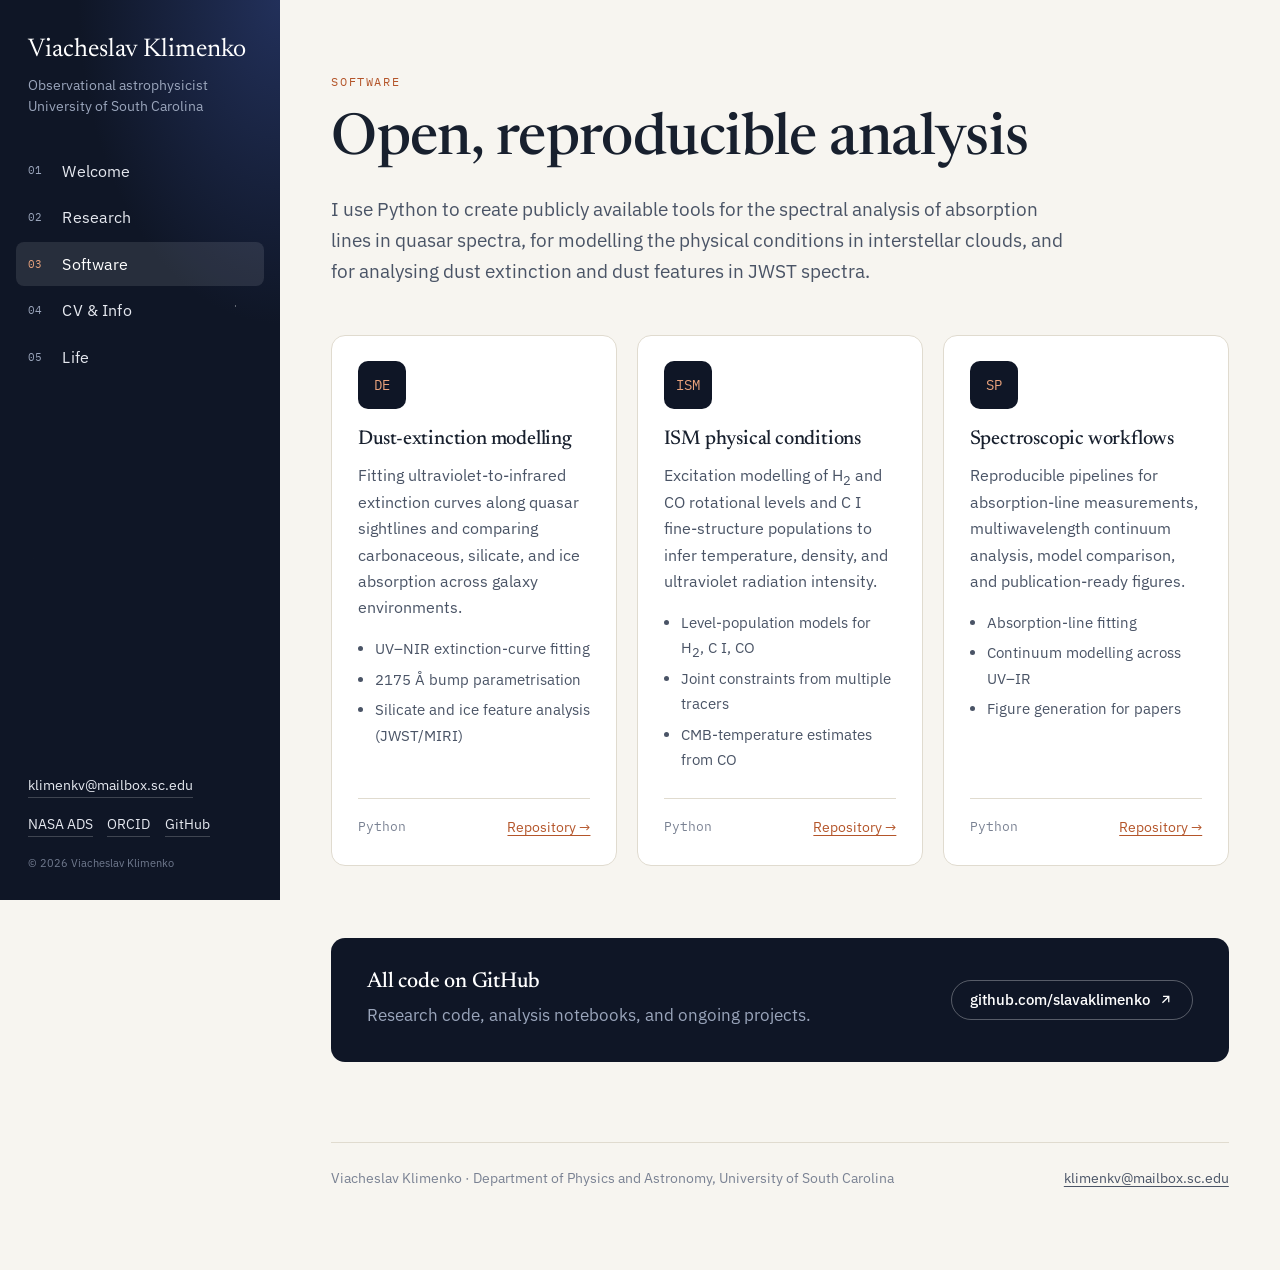
<file: software.html>
<!doctype html>
<html lang="en" class="no-js">
<head>
  <meta charset="utf-8">
  <meta name="viewport" content="width=device-width, initial-scale=1">
  <title>Software | Viacheslav Klimenko</title>
  <meta name="description" content="Open Python tools for quasar absorption-line analysis, modelling ISM physical conditions, and dust extinction in JWST spectra.">
  <meta name="author" content="Viacheslav Klimenko">
  <meta name="theme-color" content="#0f1626">
  <meta property="og:type" content="website">
  <meta property="og:title" content="Software | Viacheslav Klimenko">
  <meta property="og:description" content="Open Python tools for quasar absorption-line analysis, modelling ISM physical conditions, and dust extinction in JWST spectra.">
  <meta property="og:image" content="https://slavaklimenko.github.io/assets/images/profile.jpg">
  <link rel="icon" href="assets/images/favicon.svg" type="image/svg+xml">
  <link rel="preconnect" href="https://fonts.googleapis.com">
  <link rel="preconnect" href="https://fonts.gstatic.com" crossorigin>
  <link href="https://fonts.googleapis.com/css2?family=IBM+Plex+Mono:wght@400;500&amp;family=IBM+Plex+Sans:wght@400;500;600&amp;family=Newsreader:ital,opsz,wght@0,6..72,400;0,6..72,500;1,6..72,400&amp;display=swap" rel="stylesheet">
  <link rel="stylesheet" href="assets/css/style.css">
  <script defer src="assets/js/main.js"></script>
</head>
<body>
  <a class="skip-link" href="#main">Skip to content</a>

  <aside class="sidebar">
    <a class="brand" href="index.html">
      <span class="brand-name">Viacheslav Klimenko</span>
      <span class="brand-role">Observational astrophysicist<br>University of South Carolina</span>
    </a>
    <button class="menu-toggle" type="button" aria-expanded="false" aria-controls="site-nav">Menu</button>
    <nav class="site-nav" id="site-nav" aria-label="Main">
        <a href="index.html"><span class="num">01</span>Welcome</a>
        <a href="research.html"><span class="num">02</span>Research</a>
        <a href="software.html" aria-current="page"><span class="num">03</span>Software</a>
        <a href="cv.html"><span class="num">04</span>CV &amp; Info</a>
        <a href="life.html"><span class="num">05</span>Life</a>
    </nav>
    <div class="sidebar-foot">
      <a class="email" href="mailto:klimenkv@mailbox.sc.edu">klimenkv@mailbox.sc.edu</a>
      <div class="profile-links">
        <a href="https://ui.adsabs.harvard.edu/public-libraries/E9blKc1HR1aWOYnqmHG2EQ" target="_blank" rel="noopener">NASA ADS</a>
        <a href="https://orcid.org/0000-0001-6730-2917" target="_blank" rel="noopener">ORCID</a>
        <a href="https://github.com/slavaklimenko" target="_blank" rel="noopener">GitHub</a>
      </div>
      <small>&copy; <span data-year>2026</span> Viacheslav Klimenko</small>
    </div>
  </aside>

  <main id="main">
    <div class="page">
      <header class="page-head reveal">
        <span class="eyebrow">Software</span>
        <h1>Open, reproducible analysis</h1>
        <p class="lead">I use Python to create publicly available tools for the spectral analysis of absorption lines in quasar spectra, for modelling the physical conditions in interstellar clouds, and for analysing dust extinction and dust features in JWST spectra.</p>
      </header>

      <section>
        <div class="software-grid">
          <article class="card sw reveal">
            <div class="sw-icon" aria-hidden="true">DE</div>
            <h3>Dust-extinction modelling</h3>
            <p>Fitting ultraviolet-to-infrared extinction curves along quasar sightlines and comparing carbonaceous, silicate, and ice absorption across galaxy environments.</p>
            <ul>
              <li>UV&ndash;NIR extinction-curve fitting</li>
              <li>2175&nbsp;&Aring; bump parametrisation</li>
              <li>Silicate and ice feature analysis (JWST/MIRI)</li>
            </ul>
            <div class="foot"><code>Python</code><a href="https://github.com/slavaklimenko" target="_blank" rel="noopener">Repository &rarr;</a></div>
          </article>
          <article class="card sw reveal">
            <div class="sw-icon" aria-hidden="true">ISM</div>
            <h3>ISM physical conditions</h3>
            <p>Excitation modelling of H<sub>2</sub> and CO rotational levels and C&nbsp;I fine-structure populations to infer temperature, density, and ultraviolet radiation intensity.</p>
            <ul>
              <li>Level-population models for H<sub>2</sub>, C&nbsp;I, CO</li>
              <li>Joint constraints from multiple tracers</li>
              <li>CMB-temperature estimates from CO</li>
            </ul>
            <div class="foot"><code>Python</code><a href="https://github.com/slavaklimenko" target="_blank" rel="noopener">Repository &rarr;</a></div>
          </article>
          <article class="card sw reveal">
            <div class="sw-icon" aria-hidden="true">SP</div>
            <h3>Spectroscopic workflows</h3>
            <p>Reproducible pipelines for absorption-line measurements, multiwavelength continuum analysis, model comparison, and publication-ready figures.</p>
            <ul>
              <li>Absorption-line fitting</li>
              <li>Continuum modelling across UV&ndash;IR</li>
              <li>Figure generation for papers</li>
            </ul>
            <div class="foot"><code>Python</code><a href="https://github.com/slavaklimenko" target="_blank" rel="noopener">Repository &rarr;</a></div>
          </article>
        </div>
      </section>

      <section>
        <div class="callout reveal">
          <div>
            <h3>All code on GitHub</h3>
            <p>Research code, analysis notebooks, and ongoing projects.</p>
          </div>
          <a class="btn" href="https://github.com/slavaklimenko" target="_blank" rel="noopener">github.com/slavaklimenko <svg viewBox="0 0 24 24" fill="none" stroke="currentColor" stroke-width="2" aria-hidden="true"><path d="M7 17 17 7M8 7h9v9"/></svg></a>
        </div>
      </section>

      <footer class="site-foot">
        <span>Viacheslav Klimenko &middot; Department of Physics and Astronomy, University of South Carolina</span>
        <span><a href="mailto:klimenkv@mailbox.sc.edu">klimenkv@mailbox.sc.edu</a></span>
      </footer>
    </div>
  </main>
</body>
</html>
</file>
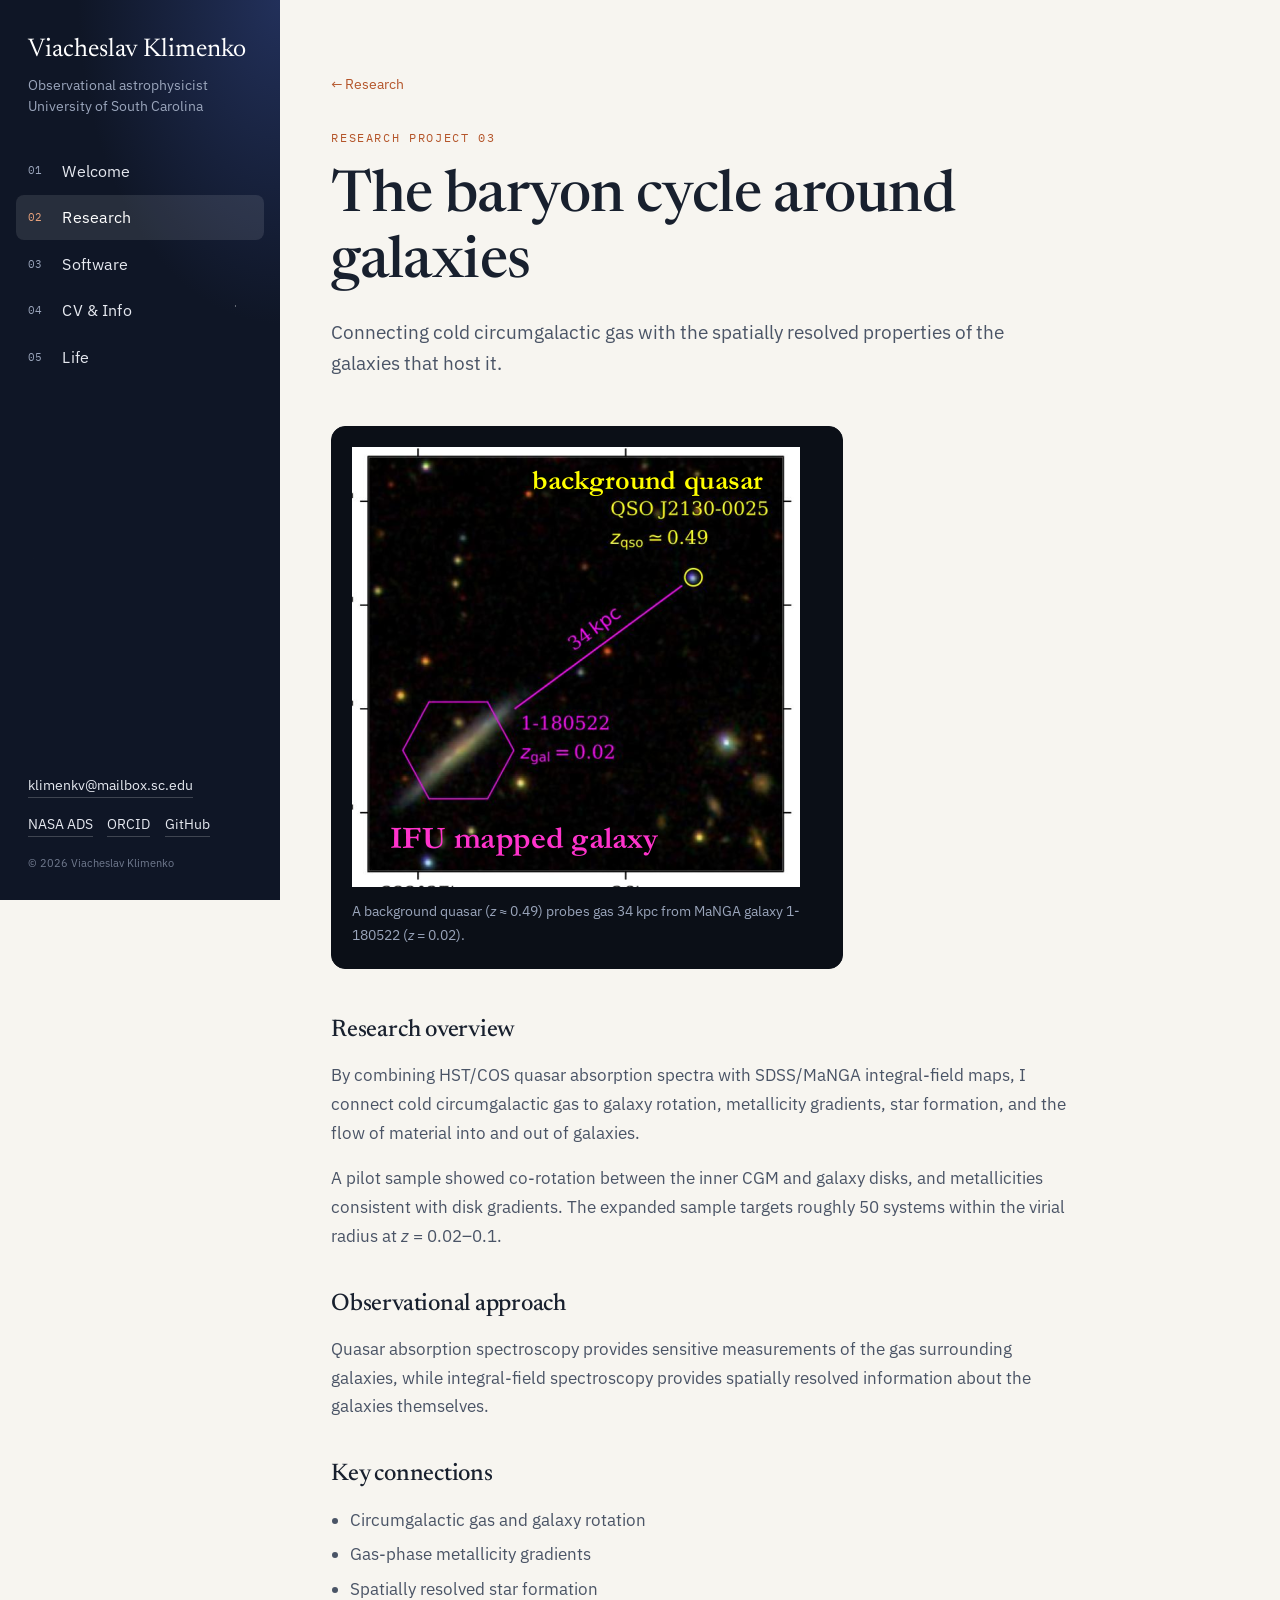
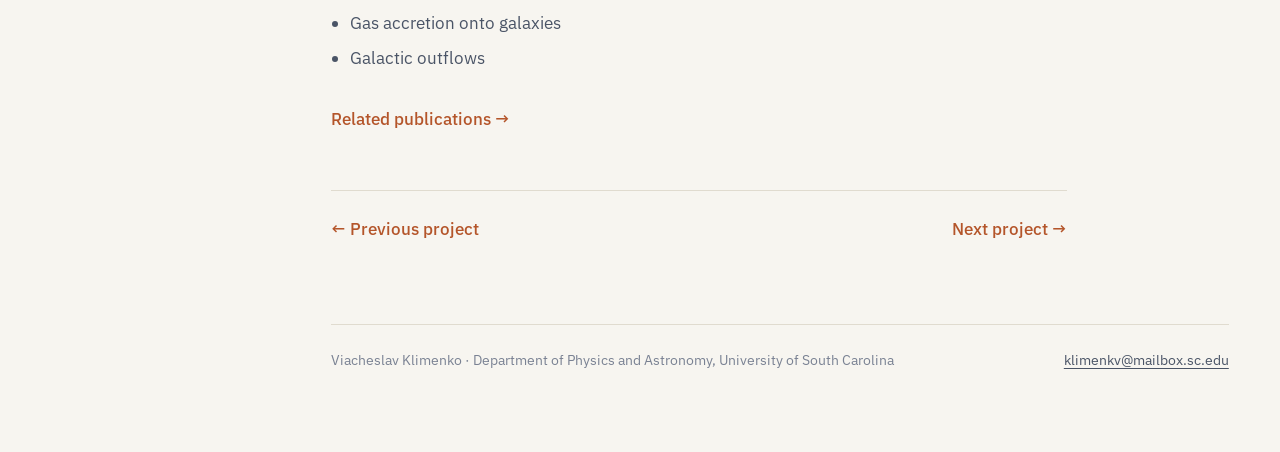
<file: projects/baryon-cycle.html>
<!doctype html>
<html lang="en" class="no-js">
<head>
  <meta charset="utf-8">
  <meta name="viewport" content="width=device-width, initial-scale=1">
  <title>The baryon cycle around galaxies | Viacheslav Klimenko</title>
  <meta name="description" content="Connecting cold circumgalactic gas with the spatially resolved properties of the galaxies that host it.">
  <meta name="author" content="Viacheslav Klimenko">
  <meta name="theme-color" content="#0f1626">
  <meta property="og:type" content="website">
  <meta property="og:title" content="The baryon cycle around galaxies | Viacheslav Klimenko">
  <meta property="og:description" content="Connecting cold circumgalactic gas with the spatially resolved properties of the galaxies that host it.">
  <meta property="og:image" content="https://slavaklimenko.github.io/assets/images/profile.jpg">
  <link rel="icon" href="../assets/images/favicon.svg" type="image/svg+xml">
  <link rel="preconnect" href="https://fonts.googleapis.com">
  <link rel="preconnect" href="https://fonts.gstatic.com" crossorigin>
  <link href="https://fonts.googleapis.com/css2?family=IBM+Plex+Mono:wght@400;500&amp;family=IBM+Plex+Sans:wght@400;500;600&amp;family=Newsreader:ital,opsz,wght@0,6..72,400;0,6..72,500;1,6..72,400&amp;display=swap" rel="stylesheet">
  <link rel="stylesheet" href="../assets/css/style.css">
  <script defer src="../assets/js/main.js"></script>
</head>
<body>
  <a class="skip-link" href="#main">Skip to content</a>

  <aside class="sidebar">
    <a class="brand" href="../index.html">
      <span class="brand-name">Viacheslav Klimenko</span>
      <span class="brand-role">Observational astrophysicist<br>University of South Carolina</span>
    </a>
    <button class="menu-toggle" type="button" aria-expanded="false" aria-controls="site-nav">Menu</button>
    <nav class="site-nav" id="site-nav" aria-label="Main">
        <a href="../index.html"><span class="num">01</span>Welcome</a>
        <a href="../research.html" aria-current="page"><span class="num">02</span>Research</a>
        <a href="../software.html"><span class="num">03</span>Software</a>
        <a href="../cv.html"><span class="num">04</span>CV &amp; Info</a>
        <a href="../life.html"><span class="num">05</span>Life</a>
    </nav>
    <div class="sidebar-foot">
      <a class="email" href="mailto:klimenkv@mailbox.sc.edu">klimenkv@mailbox.sc.edu</a>
      <div class="profile-links">
        <a href="https://ui.adsabs.harvard.edu/public-libraries/E9blKc1HR1aWOYnqmHG2EQ" target="_blank" rel="noopener">NASA ADS</a>
        <a href="https://orcid.org/0000-0001-6730-2917" target="_blank" rel="noopener">ORCID</a>
        <a href="https://github.com/slavaklimenko" target="_blank" rel="noopener">GitHub</a>
      </div>
      <small>&copy; <span data-year>2026</span> Viacheslav Klimenko</small>
    </div>
  </aside>

  <main id="main">
    <div class="page">
      <nav class="crumbs reveal" aria-label="Breadcrumb"><a href="../research.html">&larr; Research</a></nav>
      <header class="page-head reveal">
        <span class="eyebrow">Research project 03</span>
        <h1>The baryon cycle around galaxies</h1>
        <p class="lead">Connecting cold circumgalactic gas with the spatially resolved properties of the galaxies that host it.</p>
      </header>
      <figure class="detail-fig reveal dark">
        <img src="../assets/images/cos-manga.png" alt="Background quasar 34 kpc from an IFU-mapped galaxy">
        <figcaption>A background quasar (<i>z</i> &asymp; 0.49) probes gas 34&nbsp;kpc from MaNGA galaxy 1-180522 (<i>z</i> = 0.02).</figcaption>
      </figure>
      <article class="article reveal">
      <h2>Research overview</h2>
      <p>By combining HST/COS quasar absorption spectra with SDSS/MaNGA integral-field maps, I connect cold circumgalactic gas to galaxy rotation, metallicity gradients, star formation, and the flow of material into and out of galaxies.</p><p>A pilot sample showed co-rotation between the inner CGM and galaxy disks, and metallicities consistent with disk gradients. The expanded sample targets roughly 50 systems within the virial radius at <i>z</i> = 0.02&ndash;0.1.</p>
      <h2>Observational approach</h2>
      <p>Quasar absorption spectroscopy provides sensitive measurements of the gas surrounding galaxies, while integral-field spectroscopy provides spatially resolved information about the galaxies themselves.</p>
      <h2>Key connections</h2>
      <ul><li>Circumgalactic gas and galaxy rotation</li><li>Gas-phase metallicity gradients</li><li>Spatially resolved star formation</li><li>Gas accretion onto galaxies</li><li>Galactic outflows</li></ul>
      <p style="margin-top:2rem"><a class="more" href="../research.html#publications">Related publications</a></p>
      <nav class="pager" aria-label="Project navigation">
        <a href="ism-conditions.html">&larr; Previous project</a>
        <a href="dust-extinction.html">Next project &rarr;</a>
      </nav>
      </article>

      <footer class="site-foot">
        <span>Viacheslav Klimenko &middot; Department of Physics and Astronomy, University of South Carolina</span>
        <span><a href="mailto:klimenkv@mailbox.sc.edu">klimenkv@mailbox.sc.edu</a></span>
      </footer>
    </div>
  </main>
</body>
</html>
</file>
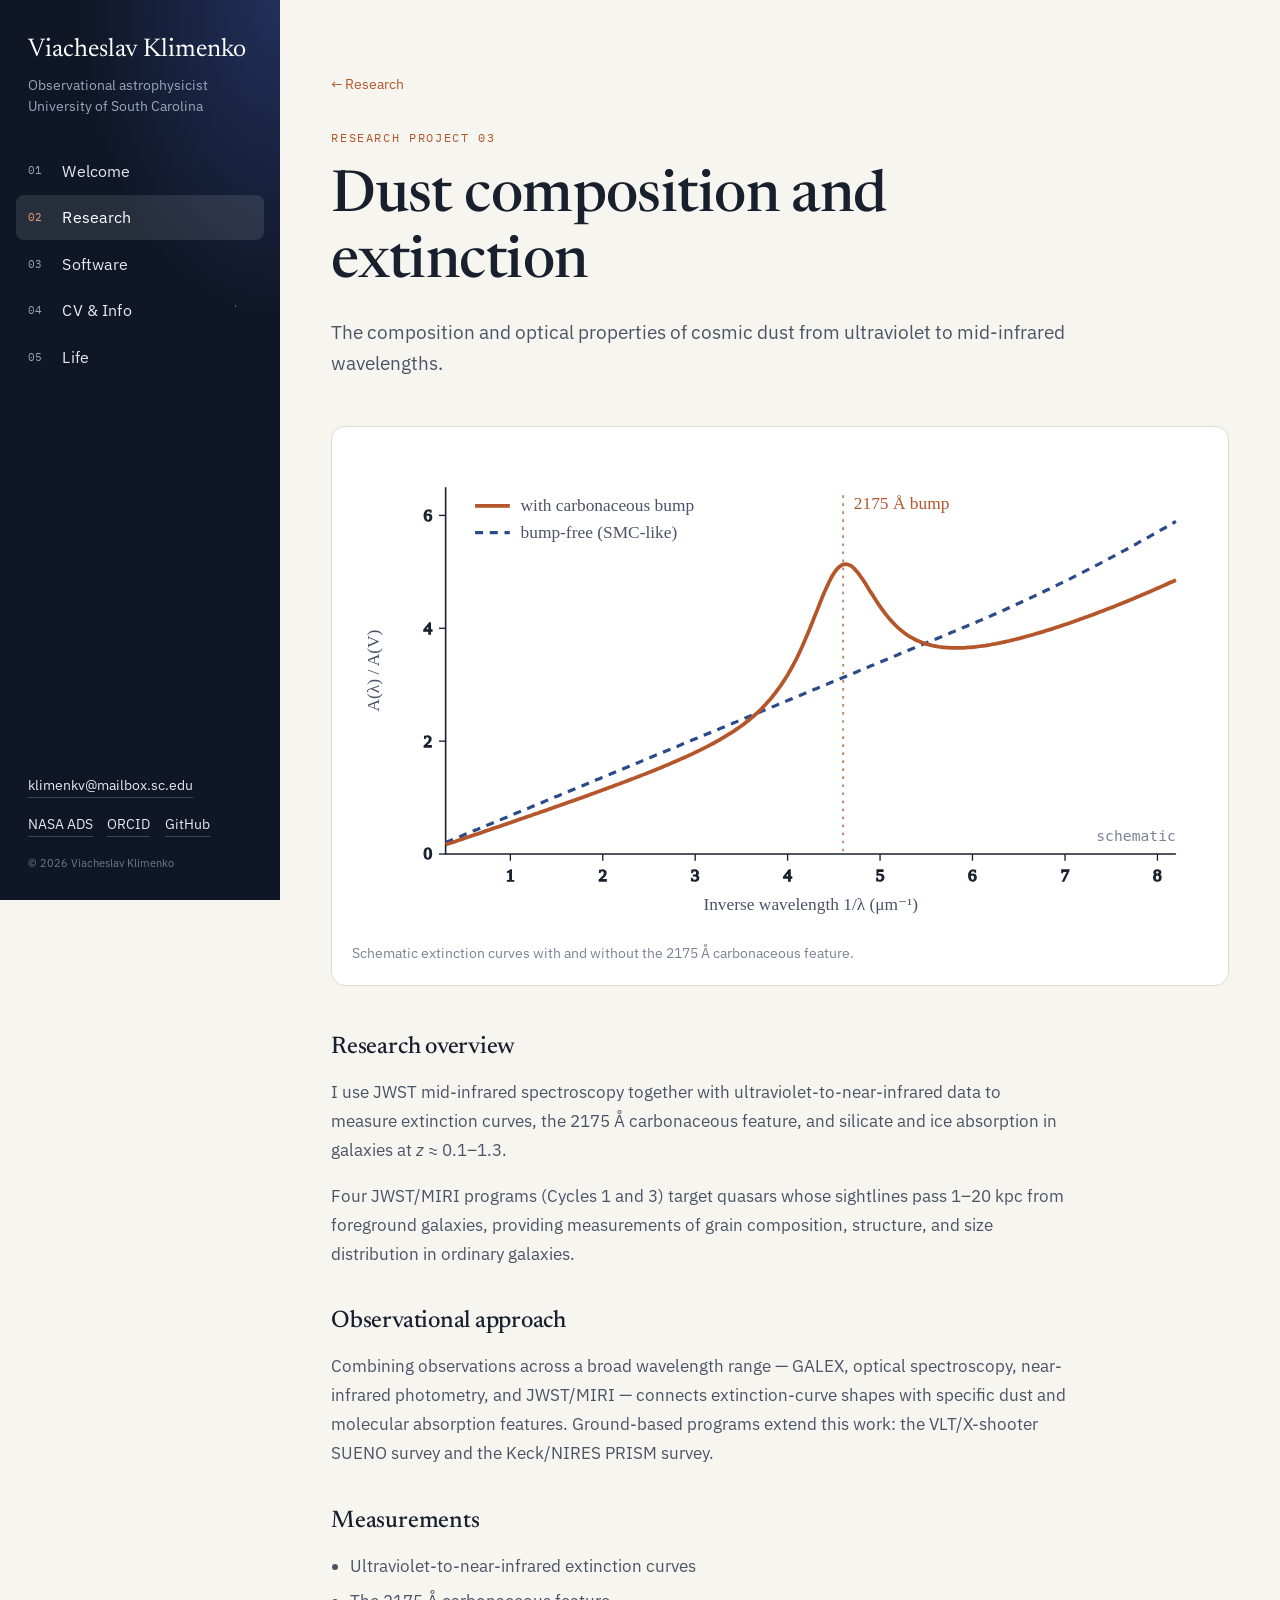
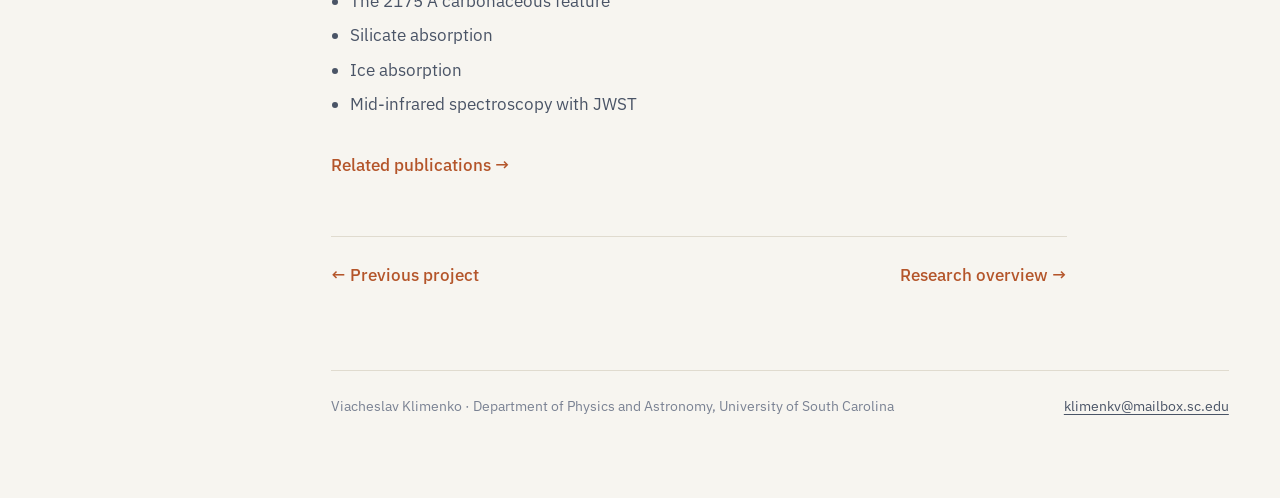
<file: projects/dust-extinction.html>
<!doctype html>
<html lang="en" class="no-js">
<head>
  <meta charset="utf-8">
  <meta name="viewport" content="width=device-width, initial-scale=1">
  <title>Dust composition and extinction | Viacheslav Klimenko</title>
  <meta name="description" content="The composition and optical properties of cosmic dust from ultraviolet to mid-infrared wavelengths.">
  <meta name="author" content="Viacheslav Klimenko">
  <meta name="theme-color" content="#0f1626">
  <meta property="og:type" content="website">
  <meta property="og:title" content="Dust composition and extinction | Viacheslav Klimenko">
  <meta property="og:description" content="The composition and optical properties of cosmic dust from ultraviolet to mid-infrared wavelengths.">
  <meta property="og:image" content="https://slavaklimenko.github.io/assets/images/profile.jpg">
  <link rel="icon" href="../assets/images/favicon.svg" type="image/svg+xml">
  <link rel="preconnect" href="https://fonts.googleapis.com">
  <link rel="preconnect" href="https://fonts.gstatic.com" crossorigin>
  <link href="https://fonts.googleapis.com/css2?family=IBM+Plex+Mono:wght@400;500&amp;family=IBM+Plex+Sans:wght@400;500;600&amp;family=Newsreader:ital,opsz,wght@0,6..72,400;0,6..72,500;1,6..72,400&amp;display=swap" rel="stylesheet">
  <link rel="stylesheet" href="../assets/css/style.css">
  <script defer src="../assets/js/main.js"></script>
</head>
<body>
  <a class="skip-link" href="#main">Skip to content</a>

  <aside class="sidebar">
    <a class="brand" href="../index.html">
      <span class="brand-name">Viacheslav Klimenko</span>
      <span class="brand-role">Observational astrophysicist<br>University of South Carolina</span>
    </a>
    <button class="menu-toggle" type="button" aria-expanded="false" aria-controls="site-nav">Menu</button>
    <nav class="site-nav" id="site-nav" aria-label="Main">
        <a href="../index.html"><span class="num">01</span>Welcome</a>
        <a href="../research.html" aria-current="page"><span class="num">02</span>Research</a>
        <a href="../software.html"><span class="num">03</span>Software</a>
        <a href="../cv.html"><span class="num">04</span>CV &amp; Info</a>
        <a href="../life.html"><span class="num">05</span>Life</a>
    </nav>
    <div class="sidebar-foot">
      <a class="email" href="mailto:klimenkv@mailbox.sc.edu">klimenkv@mailbox.sc.edu</a>
      <div class="profile-links">
        <a href="https://ui.adsabs.harvard.edu/public-libraries/E9blKc1HR1aWOYnqmHG2EQ" target="_blank" rel="noopener">NASA ADS</a>
        <a href="https://orcid.org/0000-0001-6730-2917" target="_blank" rel="noopener">ORCID</a>
        <a href="https://github.com/slavaklimenko" target="_blank" rel="noopener">GitHub</a>
      </div>
      <small>&copy; <span data-year>2026</span> Viacheslav Klimenko</small>
    </div>
  </aside>

  <main id="main">
    <div class="page">
      <nav class="crumbs reveal" aria-label="Breadcrumb"><a href="../research.html">&larr; Research</a></nav>
      <header class="page-head reveal">
        <span class="eyebrow">Research project 03</span>
        <h1>Dust composition and extinction</h1>
        <p class="lead">The composition and optical properties of cosmic dust from ultraviolet to mid-infrared wavelengths.</p>
      </header>
      <figure class="detail-fig reveal">
        <img src="../assets/images/dust-extinction.svg" alt="Schematic extinction curves with and without the 2175 angstrom bump">
        <figcaption>Schematic extinction curves with and without the 2175&nbsp;&Aring; carbonaceous feature.</figcaption>
      </figure>
      <article class="article reveal">
      <h2>Research overview</h2>
      <p>I use JWST mid-infrared spectroscopy together with ultraviolet-to-near-infrared data to measure extinction curves, the 2175&nbsp;&Aring; carbonaceous feature, and silicate and ice absorption in galaxies at <i>z</i> &asymp; 0.1&ndash;1.3.</p><p>Four JWST/MIRI programs (Cycles 1 and 3) target quasars whose sightlines pass 1&ndash;20&nbsp;kpc from foreground galaxies, providing measurements of grain composition, structure, and size distribution in ordinary galaxies.</p>
      <h2>Observational approach</h2>
      <p>Combining observations across a broad wavelength range &mdash; GALEX, optical spectroscopy, near-infrared photometry, and JWST/MIRI &mdash; connects extinction-curve shapes with specific dust and molecular absorption features. Ground-based programs extend this work: the VLT/X-shooter SUENO survey and the Keck/NIRES PRISM survey.</p>
      <h2>Measurements</h2>
      <ul><li>Ultraviolet-to-near-infrared extinction curves</li><li>The 2175&nbsp;&Aring; carbonaceous feature</li><li>Silicate absorption</li><li>Ice absorption</li><li>Mid-infrared spectroscopy with JWST</li></ul>
      <p style="margin-top:2rem"><a class="more" href="../research.html#publications">Related publications</a></p>
      <nav class="pager" aria-label="Project navigation">
        <a href="baryon-cycle.html">&larr; Previous project</a>
        <a href="../research.html">Research overview &rarr;</a>
      </nav>
      </article>

      <footer class="site-foot">
        <span>Viacheslav Klimenko &middot; Department of Physics and Astronomy, University of South Carolina</span>
        <span><a href="mailto:klimenkv@mailbox.sc.edu">klimenkv@mailbox.sc.edu</a></span>
      </footer>
    </div>
  </main>
</body>
</html>
</file>
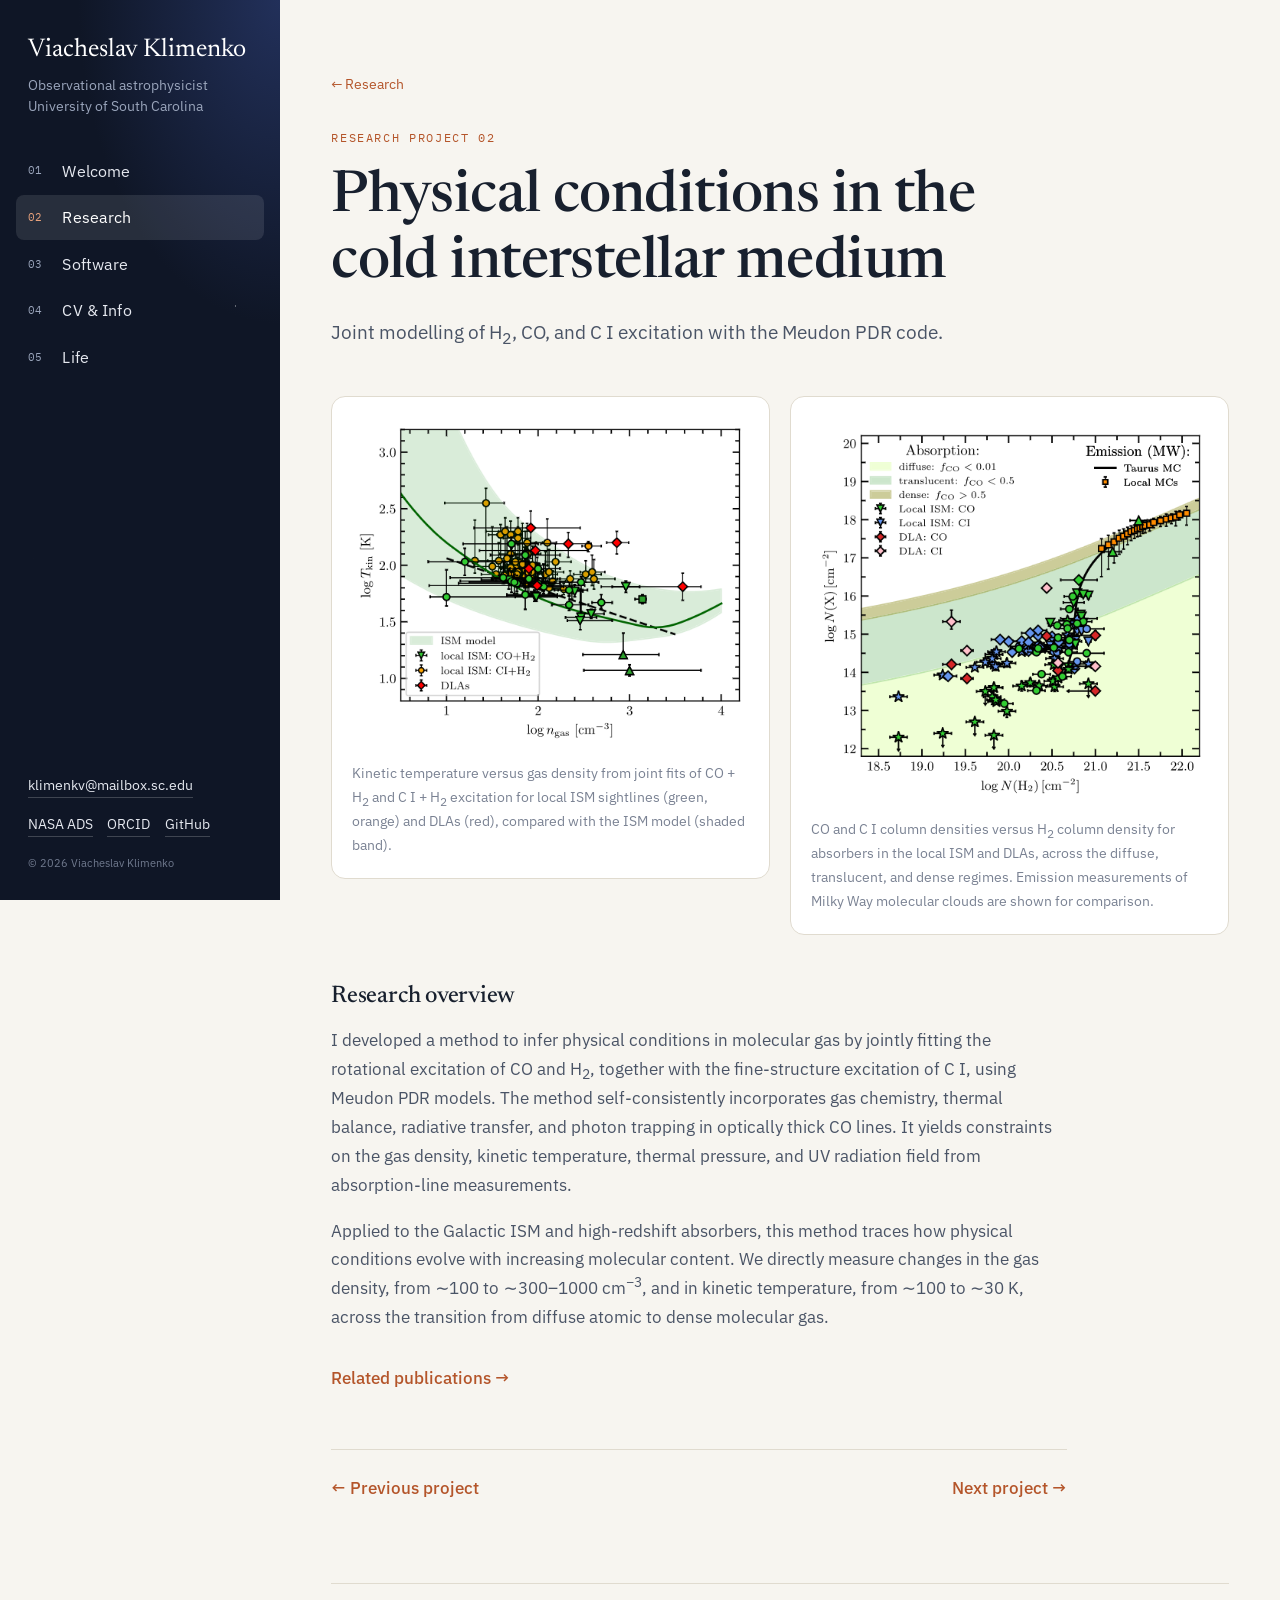
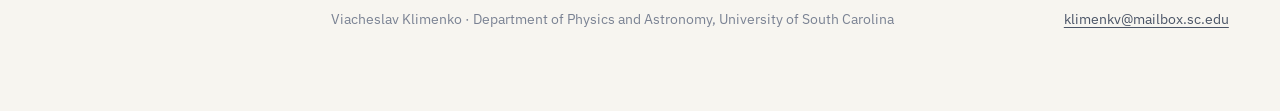
<file: projects/ism-conditions.html>
<!doctype html>
<html lang="en" class="no-js">
<head>
  <meta charset="utf-8">
  <meta name="viewport" content="width=device-width, initial-scale=1">
  <title>Physical conditions in the cold interstellar medium | Viacheslav Klimenko</title>
  <meta name="description" content="Joint modelling of H2, CO, and C I excitation with the Meudon PDR code to measure density, temperature, pressure, and UV field in molecular gas.">
  <meta name="author" content="Viacheslav Klimenko">
  <meta name="theme-color" content="#0f1626">
  <meta property="og:type" content="website">
  <meta property="og:title" content="Physical conditions in the cold interstellar medium | Viacheslav Klimenko">
  <meta property="og:description" content="Joint modelling of H2, CO, and C I excitation with the Meudon PDR code to measure density, temperature, pressure, and UV field in molecular gas.">
  <meta property="og:image" content="https://slavaklimenko.github.io/assets/images/profile.jpg">
  <link rel="icon" href="../assets/images/favicon.svg" type="image/svg+xml">
  <link rel="preconnect" href="https://fonts.googleapis.com">
  <link rel="preconnect" href="https://fonts.gstatic.com" crossorigin>
  <link href="https://fonts.googleapis.com/css2?family=IBM+Plex+Mono:wght@400;500&amp;family=IBM+Plex+Sans:wght@400;500;600&amp;family=Newsreader:ital,opsz,wght@0,6..72,400;0,6..72,500;1,6..72,400&amp;display=swap" rel="stylesheet">
  <link rel="stylesheet" href="../assets/css/style.css">
  <script defer src="../assets/js/main.js"></script>
</head>
<body>
  <a class="skip-link" href="#main">Skip to content</a>

  <aside class="sidebar">
    <a class="brand" href="../index.html">
      <span class="brand-name">Viacheslav Klimenko</span>
      <span class="brand-role">Observational astrophysicist<br>University of South Carolina</span>
    </a>
    <button class="menu-toggle" type="button" aria-expanded="false" aria-controls="site-nav">Menu</button>
    <nav class="site-nav" id="site-nav" aria-label="Main">
        <a href="../index.html"><span class="num">01</span>Welcome</a>
        <a href="../research.html" aria-current="page"><span class="num">02</span>Research</a>
        <a href="../software.html"><span class="num">03</span>Software</a>
        <a href="../cv.html"><span class="num">04</span>CV &amp; Info</a>
        <a href="../life.html"><span class="num">05</span>Life</a>
    </nav>
    <div class="sidebar-foot">
      <a class="email" href="mailto:klimenkv@mailbox.sc.edu">klimenkv@mailbox.sc.edu</a>
      <div class="profile-links">
        <a href="https://ui.adsabs.harvard.edu/public-libraries/E9blKc1HR1aWOYnqmHG2EQ" target="_blank" rel="noopener">NASA ADS</a>
        <a href="https://orcid.org/0000-0001-6730-2917" target="_blank" rel="noopener">ORCID</a>
        <a href="https://github.com/slavaklimenko" target="_blank" rel="noopener">GitHub</a>
      </div>
      <small>&copy; <span data-year>2026</span> Viacheslav Klimenko</small>
    </div>
  </aside>

  <main id="main">
    <div class="page">
      <nav class="crumbs reveal" aria-label="Breadcrumb"><a href="../research.html">&larr; Research</a></nav>
      <header class="page-head reveal">
        <span class="eyebrow">Research project 02</span>
        <h1>Physical conditions in the cold interstellar medium</h1>
        <p class="lead">Joint modelling of H<sub>2</sub>, CO, and C&nbsp;I excitation with the Meudon PDR code.</p>
      </header>
      <div class="fig-pair reveal">
        <figure class="detail-fig">
          <img src="../assets/images/ism-tkin-ngas.png" alt="Kinetic temperature versus gas density for local ISM sightlines and DLAs, with the ISM model band and a dashed trend line">
          <figcaption>Kinetic temperature versus gas density from joint fits of CO + H<sub>2</sub> and C&nbsp;I + H<sub>2</sub> excitation for local ISM sightlines (green, orange) and DLAs (red), compared with the ISM model (shaded band).</figcaption>
        </figure>
        <figure class="detail-fig">
          <img src="../assets/images/ism-co-h2.png" alt="CO and C I column densities versus H2 column density for absorbers in the local ISM and DLAs, with diffuse, translucent and dense regimes and Milky Way emission data">
          <figcaption>CO and C&nbsp;I column densities versus H<sub>2</sub> column density for absorbers in the local ISM and DLAs, across the diffuse, translucent, and dense regimes. Emission measurements of Milky Way molecular clouds are shown for comparison.</figcaption>
        </figure>
      </div>
      <article class="article reveal">
      <h2>Research overview</h2>
      <p>I developed a method to infer physical conditions in molecular gas by jointly fitting the rotational excitation of CO and H<sub>2</sub>, together with the fine-structure excitation of C&nbsp;I, using Meudon PDR models. The method self-consistently incorporates gas chemistry, thermal balance, radiative transfer, and photon trapping in optically thick CO lines. It yields constraints on the gas density, kinetic temperature, thermal pressure, and UV radiation field from absorption-line measurements.</p>
      <p>Applied to the Galactic ISM and high-redshift absorbers, this method traces how physical conditions evolve with increasing molecular content. We directly measure changes in the gas density, from &sim;100 to &sim;300&ndash;1000&nbsp;cm<sup>&minus;3</sup>, and in kinetic temperature, from &sim;100 to &sim;30&nbsp;K, across the transition from diffuse atomic to dense molecular gas.</p>
      <p style="margin-top:2rem"><a class="more" href="../research.html#publications">Related publications</a></p>
      <nav class="pager" aria-label="Project navigation">
        <a href="molecular-gas.html">&larr; Previous project</a>
        <a href="baryon-cycle.html">Next project &rarr;</a>
      </nav>
      </article>

      <footer class="site-foot">
        <span>Viacheslav Klimenko &middot; Department of Physics and Astronomy, University of South Carolina</span>
        <span><a href="mailto:klimenkv@mailbox.sc.edu">klimenkv@mailbox.sc.edu</a></span>
      </footer>
    </div>
  </main>
</body>
</html>
</file>
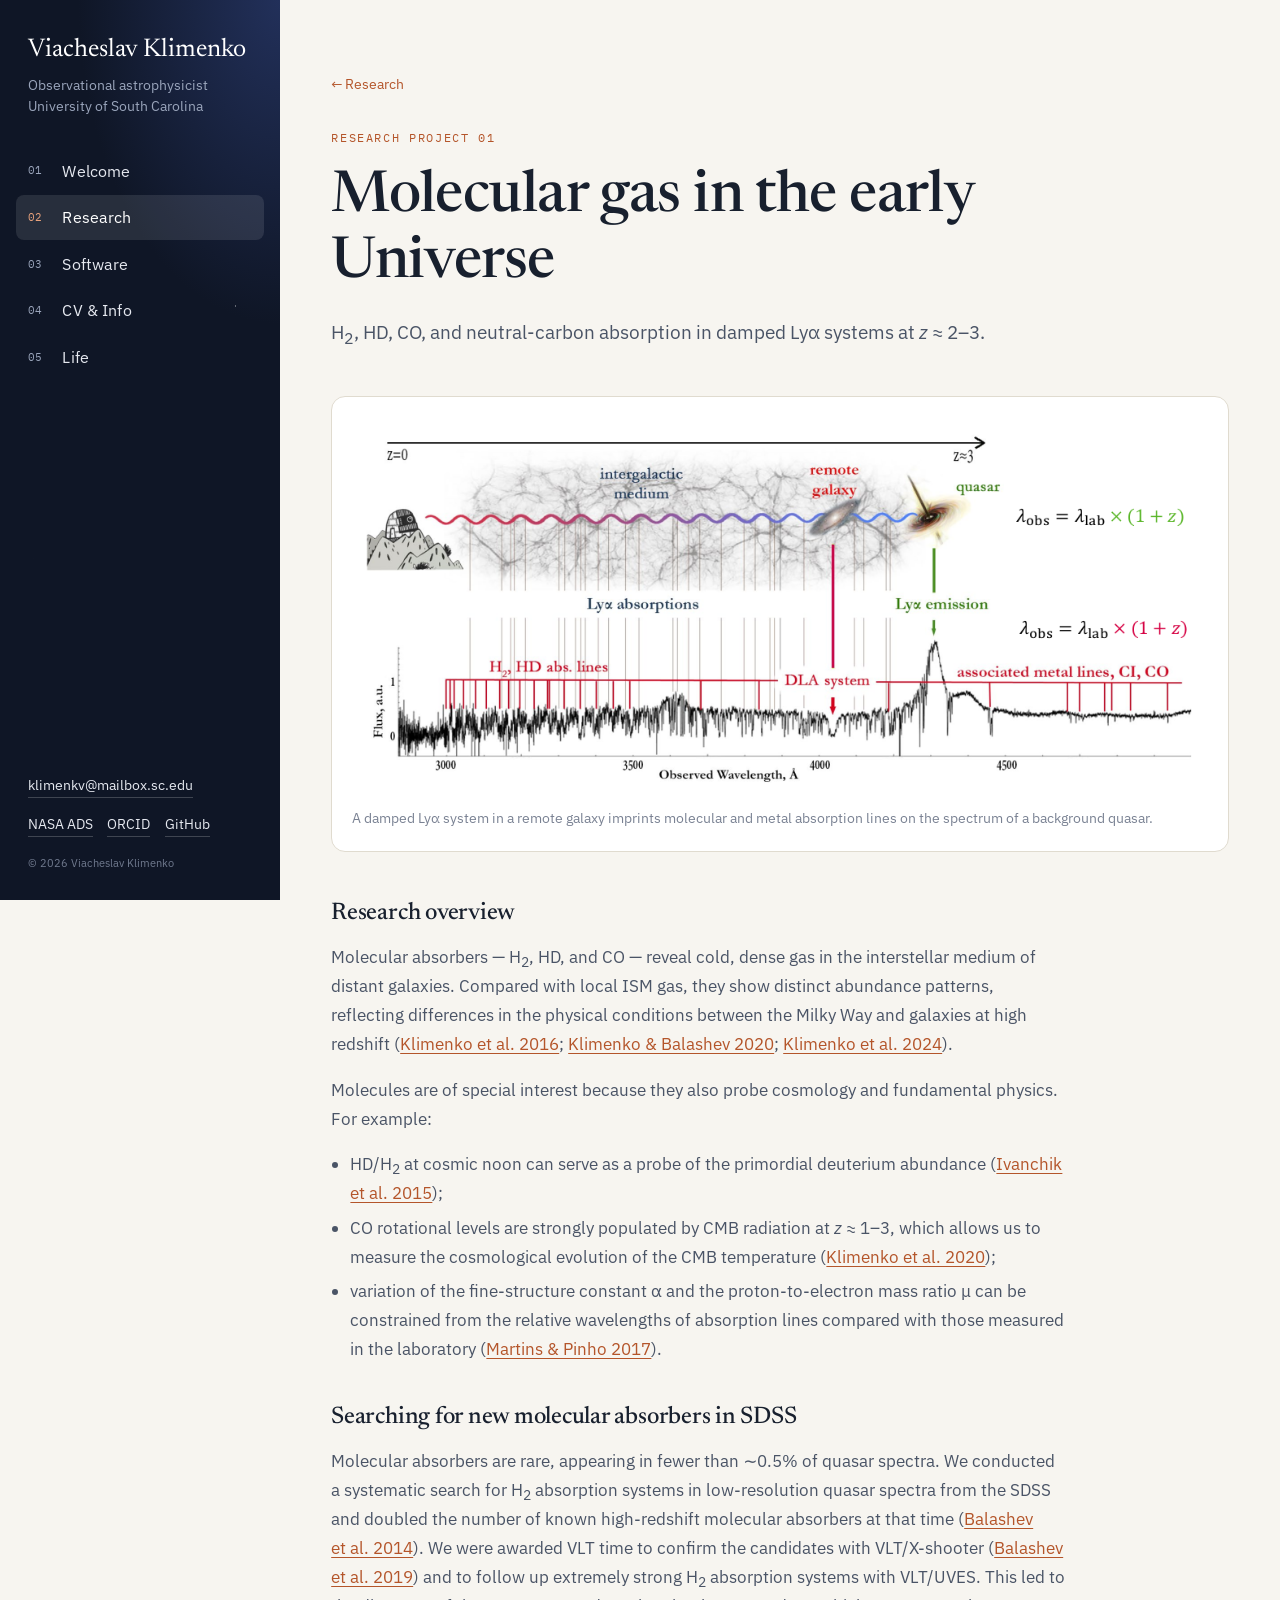
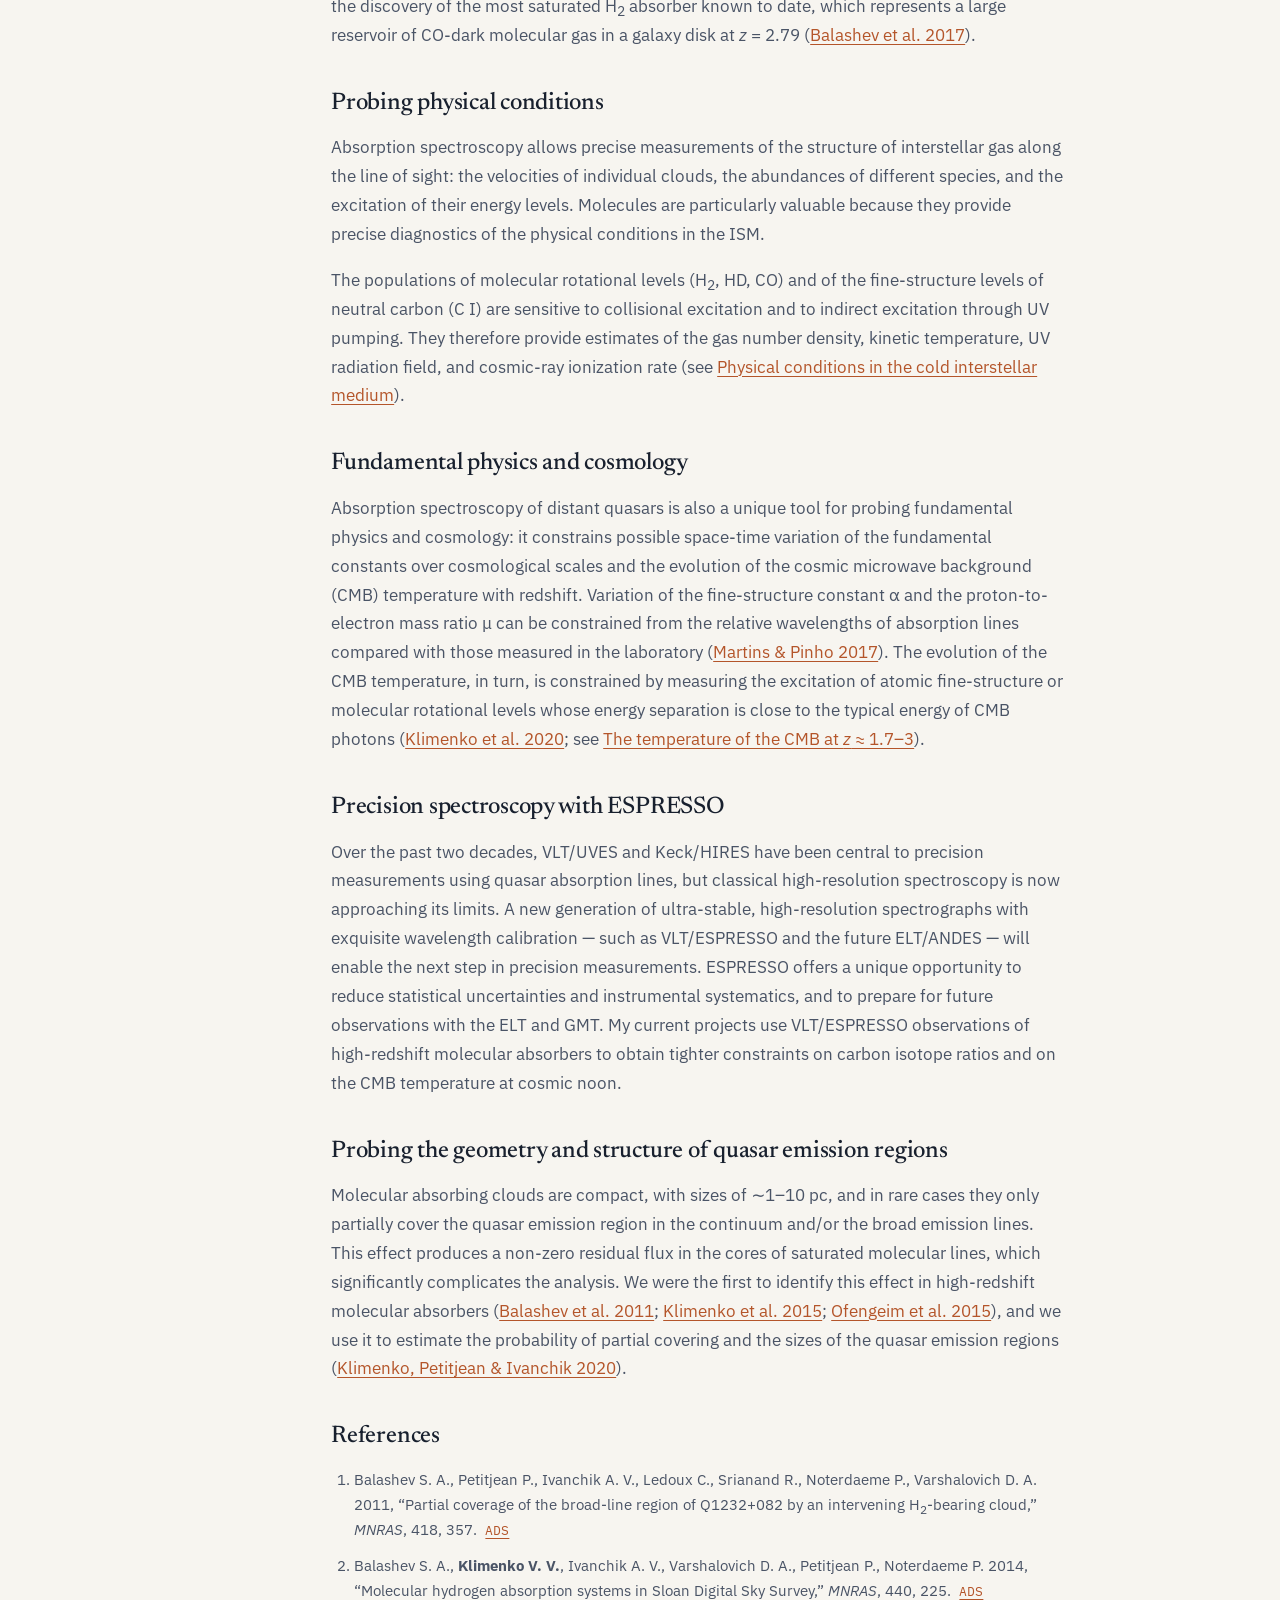
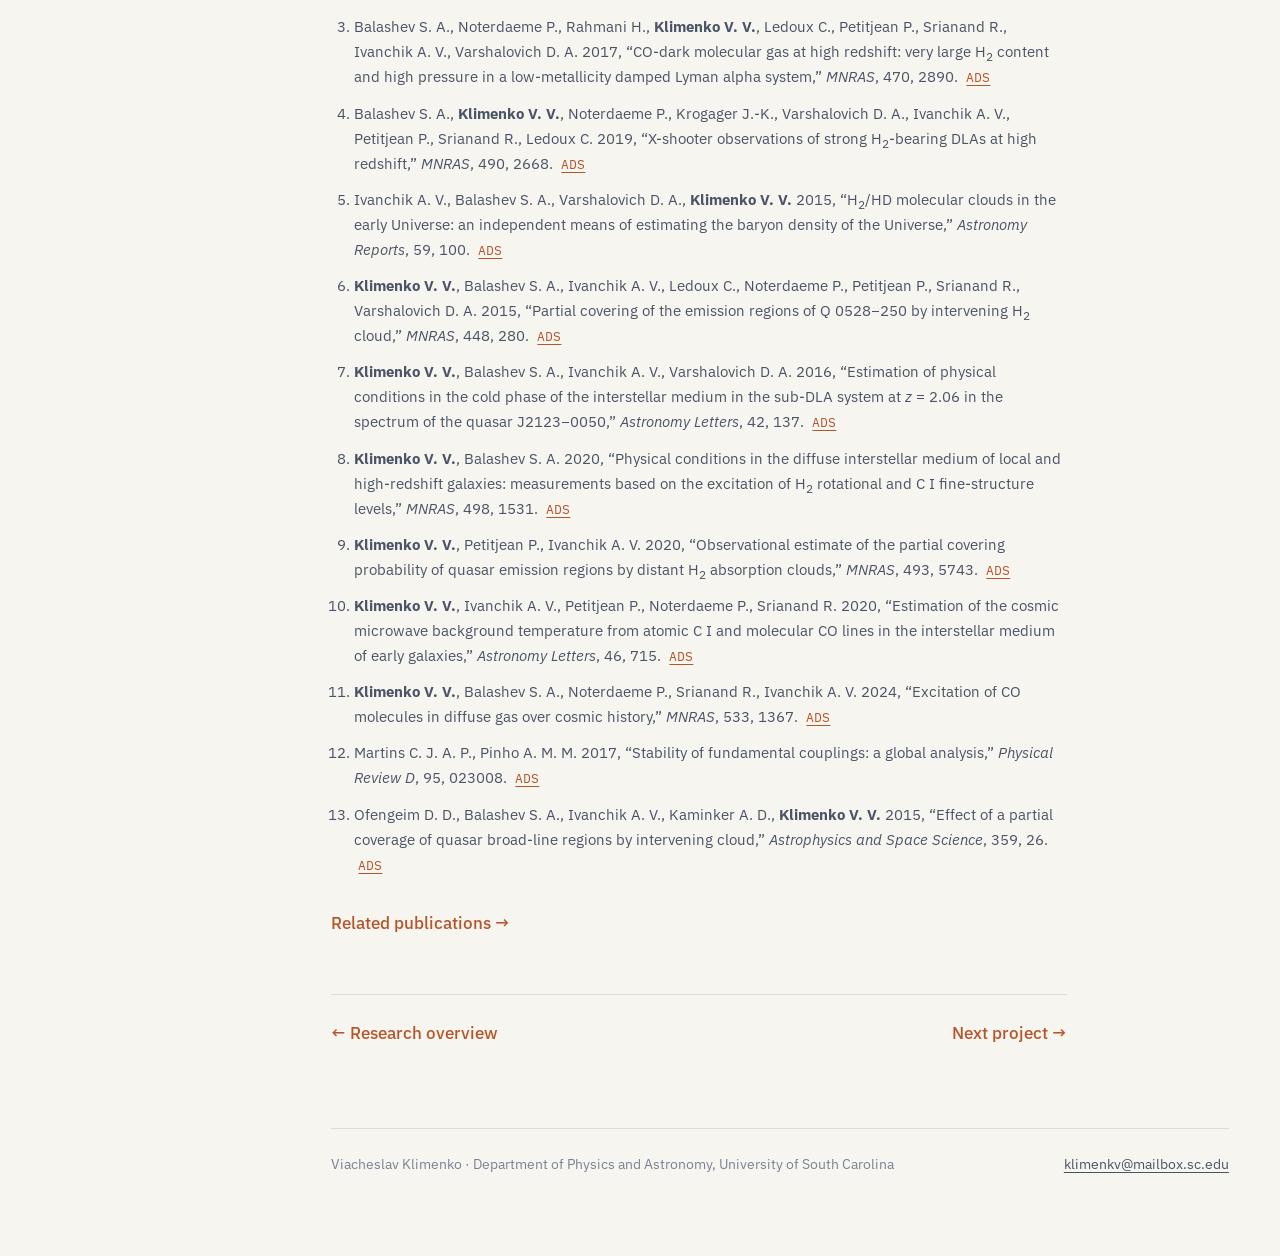
<file: projects/molecular-gas.html>
<!doctype html>
<html lang="en" class="no-js">
<head>
  <meta charset="utf-8">
  <meta name="viewport" content="width=device-width, initial-scale=1">
  <title>Molecular gas in the early Universe | Viacheslav Klimenko</title>
  <meta name="description" content="H2, HD, CO, and neutral-carbon absorption in damped Ly&alpha; systems at z &asymp; 2&ndash;3.">
  <meta name="author" content="Viacheslav Klimenko">
  <meta name="theme-color" content="#0f1626">
  <meta property="og:type" content="website">
  <meta property="og:title" content="Molecular gas in the early Universe | Viacheslav Klimenko">
  <meta property="og:description" content="H2, HD, CO, and neutral-carbon absorption in damped Ly&alpha; systems at z &asymp; 2&ndash;3.">
  <meta property="og:image" content="https://slavaklimenko.github.io/assets/images/profile.jpg">
  <link rel="icon" href="../assets/images/favicon.svg" type="image/svg+xml">
  <link rel="preconnect" href="https://fonts.googleapis.com">
  <link rel="preconnect" href="https://fonts.gstatic.com" crossorigin>
  <link href="https://fonts.googleapis.com/css2?family=IBM+Plex+Mono:wght@400;500&amp;family=IBM+Plex+Sans:wght@400;500;600&amp;family=Newsreader:ital,opsz,wght@0,6..72,400;0,6..72,500;1,6..72,400&amp;display=swap" rel="stylesheet">
  <link rel="stylesheet" href="../assets/css/style.css">
  <script defer src="../assets/js/main.js"></script>
</head>
<body>
  <a class="skip-link" href="#main">Skip to content</a>

  <aside class="sidebar">
    <a class="brand" href="../index.html">
      <span class="brand-name">Viacheslav Klimenko</span>
      <span class="brand-role">Observational astrophysicist<br>University of South Carolina</span>
    </a>
    <button class="menu-toggle" type="button" aria-expanded="false" aria-controls="site-nav">Menu</button>
    <nav class="site-nav" id="site-nav" aria-label="Main">
        <a href="../index.html"><span class="num">01</span>Welcome</a>
        <a href="../research.html" aria-current="page"><span class="num">02</span>Research</a>
        <a href="../software.html"><span class="num">03</span>Software</a>
        <a href="../cv.html"><span class="num">04</span>CV &amp; Info</a>
        <a href="../life.html"><span class="num">05</span>Life</a>
    </nav>
    <div class="sidebar-foot">
      <a class="email" href="mailto:klimenkv@mailbox.sc.edu">klimenkv@mailbox.sc.edu</a>
      <div class="profile-links">
        <a href="https://ui.adsabs.harvard.edu/public-libraries/E9blKc1HR1aWOYnqmHG2EQ" target="_blank" rel="noopener">NASA ADS</a>
        <a href="https://orcid.org/0000-0001-6730-2917" target="_blank" rel="noopener">ORCID</a>
        <a href="https://github.com/slavaklimenko" target="_blank" rel="noopener">GitHub</a>
      </div>
      <small>&copy; <span data-year>2026</span> Viacheslav Klimenko</small>
    </div>
  </aside>

  <main id="main">
    <div class="page">
      <nav class="crumbs reveal" aria-label="Breadcrumb"><a href="../research.html">&larr; Research</a></nav>
      <header class="page-head reveal">
        <span class="eyebrow">Research project 01</span>
        <h1>Molecular gas in the early Universe</h1>
        <p class="lead">H<sub>2</sub>, HD, CO, and neutral-carbon absorption in damped Ly&alpha; systems at <i>z</i> &asymp; 2&ndash;3.</p>
      </header>
      <figure class="detail-fig reveal">
        <img src="../assets/images/molecular-gas.png" alt="Diagram of the quasar absorption technique and a resulting spectrum">
        <figcaption>A damped Ly&alpha; system in a remote galaxy imprints molecular and metal absorption lines on the spectrum of a background quasar.</figcaption>
      </figure>
      <article class="article reveal">
      <h2>Research overview</h2>
      <p>Molecular absorbers &mdash; H<sub>2</sub>, HD, and CO &mdash; reveal cold, dense gas in the interstellar medium of distant galaxies. Compared with local ISM gas, they show distinct abundance patterns, reflecting differences in the physical conditions between the Milky Way and galaxies at high redshift (<a class="cite" href="#ref-klimenko2016">Klimenko et&nbsp;al. 2016</a>; <a class="cite" href="#ref-klimenko2020">Klimenko &amp; Balashev 2020</a>; <a class="cite" href="#ref-klimenko2024">Klimenko et&nbsp;al. 2024</a>).</p>
      <p>Molecules are of special interest because they also probe cosmology and fundamental physics. For example:</p>
      <ul>
        <li>HD/H<sub>2</sub> at cosmic noon can serve as a probe of the primordial deuterium abundance (<a class="cite" href="#ref-ivanchik2015">Ivanchik et&nbsp;al. 2015</a>);</li>
        <li>CO rotational levels are strongly populated by CMB radiation at <i>z</i>&nbsp;&asymp;&nbsp;1&ndash;3, which allows us to measure the cosmological evolution of the CMB temperature (<a class="cite" href="#ref-klimenko2020b">Klimenko et&nbsp;al. 2020</a>);</li>
        <li>variation of the fine-structure constant &alpha; and the proton-to-electron mass ratio &mu; can be constrained from the relative wavelengths of absorption lines compared with those measured in the laboratory (<a class="cite" href="#ref-martins2017">Martins &amp; Pinho 2017</a>).</li>
      </ul>
      <h2>Searching for new molecular absorbers in SDSS</h2>
      <p>Molecular absorbers are rare, appearing in fewer than &sim;0.5% of quasar spectra. We conducted a systematic search for H<sub>2</sub> absorption systems in low-resolution quasar spectra from the SDSS and doubled the number of known high-redshift molecular absorbers at that time (<a class="cite" href="#ref-balashev2014">Balashev et&nbsp;al. 2014</a>). We were awarded VLT time to confirm the candidates with VLT/X-shooter (<a class="cite" href="#ref-balashev2019">Balashev et&nbsp;al. 2019</a>) and to follow up extremely strong H<sub>2</sub> absorption systems with VLT/UVES. This led to the discovery of the most saturated H<sub>2</sub> absorber known to date, which represents a large reservoir of CO-dark molecular gas in a galaxy disk at <i>z</i>&nbsp;=&nbsp;2.79 (<a class="cite" href="#ref-balashev2017">Balashev et&nbsp;al. 2017</a>).</p>
      <h2>Probing physical conditions</h2>
      <p>Absorption spectroscopy allows precise measurements of the structure of interstellar gas along the line of sight: the velocities of individual clouds, the abundances of different species, and the excitation of their energy levels. Molecules are particularly valuable because they provide precise diagnostics of the physical conditions in the ISM.</p>
      <p>The populations of molecular rotational levels (H<sub>2</sub>, HD, CO) and of the fine-structure levels of neutral carbon (C&nbsp;I) are sensitive to collisional excitation and to indirect excitation through UV pumping. They therefore provide estimates of the gas number density, kinetic temperature, UV radiation field, and cosmic-ray ionization rate (see <a href="../research.html#ism-conditions">Physical conditions in the cold interstellar medium</a>).</p>
      <h2>Fundamental physics and cosmology</h2>
      <p>Absorption spectroscopy of distant quasars is also a unique tool for probing fundamental physics and cosmology: it constrains possible space-time variation of the fundamental constants over cosmological scales and the evolution of the cosmic microwave background (CMB) temperature with redshift. Variation of the fine-structure constant &alpha; and the proton-to-electron mass ratio &mu; can be constrained from the relative wavelengths of absorption lines compared with those measured in the laboratory (<a class="cite" href="#ref-martins2017">Martins &amp; Pinho 2017</a>). The evolution of the CMB temperature, in turn, is constrained by measuring the excitation of atomic fine-structure or molecular rotational levels whose energy separation is close to the typical energy of CMB photons (<a class="cite" href="#ref-klimenko2020b">Klimenko et&nbsp;al. 2020</a>; see <a href="../research.html#cmb">The temperature of the CMB at <i>z</i>&nbsp;&asymp;&nbsp;1.7&ndash;3</a>).</p>
      <h2>Precision spectroscopy with ESPRESSO</h2>
      <p>Over the past two decades, VLT/UVES and Keck/HIRES have been central to precision measurements using quasar absorption lines, but classical high-resolution spectroscopy is now approaching its limits. A new generation of ultra-stable, high-resolution spectrographs with exquisite wavelength calibration &mdash; such as VLT/ESPRESSO and the future ELT/ANDES &mdash; will enable the next step in precision measurements. ESPRESSO offers a unique opportunity to reduce statistical uncertainties and instrumental systematics, and to prepare for future observations with the ELT and GMT. My current projects use VLT/ESPRESSO observations of high-redshift molecular absorbers to obtain tighter constraints on carbon isotope ratios and on the CMB temperature at cosmic noon.</p>
      <h2>Probing the geometry and structure of quasar emission regions</h2>
      <p>Molecular absorbing clouds are compact, with sizes of &sim;1&ndash;10&nbsp;pc, and in rare cases they only partially cover the quasar emission region in the continuum and/or the broad emission lines. This effect produces a non-zero residual flux in the cores of saturated molecular lines, which significantly complicates the analysis. We were the first to identify this effect in high-redshift molecular absorbers (<a class="cite" href="#ref-balashev2011">Balashev et&nbsp;al. 2011</a>; <a class="cite" href="#ref-klimenko2015">Klimenko et&nbsp;al. 2015</a>; <a class="cite" href="#ref-ofengeim2015">Ofengeim et&nbsp;al. 2015</a>), and we use it to estimate the probability of partial covering and the sizes of the quasar emission regions (<a class="cite" href="#ref-klimenko2020c">Klimenko, Petitjean &amp; Ivanchik 2020</a>).</p>
      <h2 id="references">References</h2>
      <ol class="refs">
        <li id="ref-balashev2011">Balashev S.&nbsp;A., Petitjean P., Ivanchik A.&nbsp;V., Ledoux C., Srianand R., Noterdaeme P., Varshalovich D.&nbsp;A. 2011, &ldquo;Partial coverage of the broad-line region of Q1232+082 by an intervening H<sub>2</sub>-bearing cloud,&rdquo; <i>MNRAS</i>, 418, 357. <a href="https://ui.adsabs.harvard.edu/abs/2011MNRAS.418..357B/abstract" target="_blank" rel="noopener">ADS</a></li>
        <li id="ref-balashev2014">Balashev S.&nbsp;A., <b>Klimenko V.&nbsp;V.</b>, Ivanchik A.&nbsp;V., Varshalovich D.&nbsp;A., Petitjean P., Noterdaeme P. 2014, &ldquo;Molecular hydrogen absorption systems in Sloan Digital Sky Survey,&rdquo; <i>MNRAS</i>, 440, 225. <a href="https://ui.adsabs.harvard.edu/abs/2014MNRAS.440..225B/abstract" target="_blank" rel="noopener">ADS</a></li>
        <li id="ref-balashev2017">Balashev S.&nbsp;A., Noterdaeme P., Rahmani H., <b>Klimenko V.&nbsp;V.</b>, Ledoux C., Petitjean P., Srianand R., Ivanchik A.&nbsp;V., Varshalovich D.&nbsp;A. 2017, &ldquo;CO-dark molecular gas at high redshift: very large H<sub>2</sub> content and high pressure in a low-metallicity damped Lyman alpha system,&rdquo; <i>MNRAS</i>, 470, 2890. <a href="https://ui.adsabs.harvard.edu/abs/2017MNRAS.470.2890B/abstract" target="_blank" rel="noopener">ADS</a></li>
        <li id="ref-balashev2019">Balashev S.&nbsp;A., <b>Klimenko V.&nbsp;V.</b>, Noterdaeme P., Krogager J.-K., Varshalovich D.&nbsp;A., Ivanchik A.&nbsp;V., Petitjean P., Srianand R., Ledoux C. 2019, &ldquo;X-shooter observations of strong H<sub>2</sub>-bearing DLAs at high redshift,&rdquo; <i>MNRAS</i>, 490, 2668. <a href="https://ui.adsabs.harvard.edu/abs/2019MNRAS.490.2668B/abstract" target="_blank" rel="noopener">ADS</a></li>
        <li id="ref-ivanchik2015">Ivanchik A.&nbsp;V., Balashev S.&nbsp;A., Varshalovich D.&nbsp;A., <b>Klimenko V.&nbsp;V.</b> 2015, &ldquo;H<sub>2</sub>/HD molecular clouds in the early Universe: an independent means of estimating the baryon density of the Universe,&rdquo; <i>Astronomy Reports</i>, 59, 100. <a href="https://ui.adsabs.harvard.edu/abs/2015ARep...59..100I/abstract" target="_blank" rel="noopener">ADS</a></li>
        <li id="ref-klimenko2015"><b>Klimenko V.&nbsp;V.</b>, Balashev S.&nbsp;A., Ivanchik A.&nbsp;V., Ledoux C., Noterdaeme P., Petitjean P., Srianand R., Varshalovich D.&nbsp;A. 2015, &ldquo;Partial covering of the emission regions of Q&nbsp;0528&minus;250 by intervening H<sub>2</sub> cloud,&rdquo; <i>MNRAS</i>, 448, 280. <a href="https://ui.adsabs.harvard.edu/abs/2015MNRAS.448..280K/abstract" target="_blank" rel="noopener">ADS</a></li>
        <li id="ref-klimenko2016"><b>Klimenko V.&nbsp;V.</b>, Balashev S.&nbsp;A., Ivanchik A.&nbsp;V., Varshalovich D.&nbsp;A. 2016, &ldquo;Estimation of physical conditions in the cold phase of the interstellar medium in the sub-DLA system at <i>z</i>&nbsp;=&nbsp;2.06 in the spectrum of the quasar J2123&minus;0050,&rdquo; <i>Astronomy Letters</i>, 42, 137. <a href="https://ui.adsabs.harvard.edu/abs/2016AstL...42..137K/abstract" target="_blank" rel="noopener">ADS</a></li>
        <li id="ref-klimenko2020"><b>Klimenko V.&nbsp;V.</b>, Balashev S.&nbsp;A. 2020, &ldquo;Physical conditions in the diffuse interstellar medium of local and high-redshift galaxies: measurements based on the excitation of H<sub>2</sub> rotational and C&nbsp;I fine-structure levels,&rdquo; <i>MNRAS</i>, 498, 1531. <a href="https://ui.adsabs.harvard.edu/abs/2020MNRAS.498.1531K/abstract" target="_blank" rel="noopener">ADS</a></li>
        <li id="ref-klimenko2020c"><b>Klimenko V.&nbsp;V.</b>, Petitjean P., Ivanchik A.&nbsp;V. 2020, &ldquo;Observational estimate of the partial covering probability of quasar emission regions by distant H<sub>2</sub> absorption clouds,&rdquo; <i>MNRAS</i>, 493, 5743. <a href="https://ui.adsabs.harvard.edu/abs/2020MNRAS.493.5743K/abstract" target="_blank" rel="noopener">ADS</a></li>
        <li id="ref-klimenko2020b"><b>Klimenko V.&nbsp;V.</b>, Ivanchik A.&nbsp;V., Petitjean P., Noterdaeme P., Srianand R. 2020, &ldquo;Estimation of the cosmic microwave background temperature from atomic C&nbsp;I and molecular CO lines in the interstellar medium of early galaxies,&rdquo; <i>Astronomy Letters</i>, 46, 715. <a href="https://ui.adsabs.harvard.edu/abs/2020AstL...46..715K/abstract" target="_blank" rel="noopener">ADS</a></li>
        <li id="ref-klimenko2024"><b>Klimenko V.&nbsp;V.</b>, Balashev S.&nbsp;A., Noterdaeme P., Srianand R., Ivanchik A.&nbsp;V. 2024, &ldquo;Excitation of CO molecules in diffuse gas over cosmic history,&rdquo; <i>MNRAS</i>, 533, 1367. <a href="https://ui.adsabs.harvard.edu/abs/2024MNRAS.533.1367K/abstract" target="_blank" rel="noopener">ADS</a></li>
        <li id="ref-martins2017">Martins C.&nbsp;J.&nbsp;A.&nbsp;P., Pinho A.&nbsp;M.&nbsp;M. 2017, &ldquo;Stability of fundamental couplings: a global analysis,&rdquo; <i>Physical Review D</i>, 95, 023008. <a href="https://ui.adsabs.harvard.edu/abs/2017PhRvD..95b3008M/abstract" target="_blank" rel="noopener">ADS</a></li>
        <li id="ref-ofengeim2015">Ofengeim D.&nbsp;D., Balashev S.&nbsp;A., Ivanchik A.&nbsp;V., Kaminker A.&nbsp;D., <b>Klimenko V.&nbsp;V.</b> 2015, &ldquo;Effect of a partial coverage of quasar broad-line regions by intervening cloud,&rdquo; <i>Astrophysics and Space Science</i>, 359, 26. <a href="https://ui.adsabs.harvard.edu/abs/2015Ap%26SS.359...26O/abstract" target="_blank" rel="noopener">ADS</a></li>
      </ol>
      <p style="margin-top:2rem"><a class="more" href="../research.html#publications">Related publications</a></p>
      <nav class="pager" aria-label="Project navigation">
        <a href="../research.html">&larr; Research overview</a>
        <a href="ism-conditions.html">Next project &rarr;</a>
      </nav>
      </article>

      <footer class="site-foot">
        <span>Viacheslav Klimenko &middot; Department of Physics and Astronomy, University of South Carolina</span>
        <span><a href="mailto:klimenkv@mailbox.sc.edu">klimenkv@mailbox.sc.edu</a></span>
      </footer>
    </div>
  </main>
</body>
</html>
</file>
<file: assets/css/style.css>
/* =========================================================
   Viacheslav Klimenko — academic website
   Plain CSS, no build step. Edit the tokens below to retheme.
   ========================================================= */

:root {
  --paper: #f7f5f0;
  --paper-2: #efece4;
  --card: #ffffff;
  --ink: #18202e;
  --ink-2: #4a5466;
  --ink-3: #7a8293;
  --line: #e0dbcf;
  --line-2: #cfc8b8;

  --night: #0f1626;
  --night-2: #172138;
  --night-ink: #e6e9f0;
  --night-muted: #9aa5bb;

  --accent: #b4552a;        /* warm ochre — links, highlights */
  --accent-soft: #f4e3d7;
  --cool: #2a4a8a;          /* deep blue — secondary */

  --radius: 14px;
  --radius-sm: 8px;
  --shadow: 0 1px 2px rgba(20, 24, 33, .05), 0 8px 24px rgba(20, 24, 33, .06);

  --sidebar: 17.5rem;
  --measure: 46rem;
  --wide: 68rem;

  --serif: "Newsreader", Georgia, "Times New Roman", serif;
  --sans: "IBM Plex Sans", system-ui, -apple-system, "Segoe UI", sans-serif;
  --mono: "IBM Plex Mono", ui-monospace, SFMono-Regular, Menlo, monospace;
}

* { box-sizing: border-box; }
html { scroll-behavior: smooth; -webkit-text-size-adjust: 100%; }
body {
  margin: 0;
  background: var(--paper);
  color: var(--ink);
  font: 400 1.0625rem/1.7 var(--sans);
  text-rendering: optimizeLegibility;
}
img { display: block; max-width: 100%; height: auto; }
a { color: var(--accent); text-decoration-thickness: .06em; text-underline-offset: .2em; }
a:hover { color: var(--ink); }
:focus-visible { outline: 2px solid var(--accent); outline-offset: 3px; border-radius: 4px; }
sub, sup { line-height: 0; }

h1, h2, h3 { font-family: var(--serif); font-weight: 500; line-height: 1.15; letter-spacing: -.01em; color: var(--ink); margin: 0; }
h1 { font-size: clamp(2.3rem, 4.6vw, 3.6rem); }
h2 { font-size: clamp(1.7rem, 3vw, 2.25rem); }
h3 { font-size: 1.35rem; }
p { margin: 0 0 1em; }

.skip-link {
  position: fixed; top: .75rem; left: .75rem; z-index: 200;
  padding: .6rem 1rem; background: var(--card); color: var(--ink);
  border-radius: var(--radius-sm); transform: translateY(-200%);
}
.skip-link:focus { transform: none; }

/* ---------- Sidebar ---------- */
.sidebar {
  position: fixed; inset: 0 auto 0 0; width: var(--sidebar); z-index: 50;
  display: flex; flex-direction: column; gap: 2rem;
  padding: 2.25rem 1.75rem 1.75rem;
  background:
    radial-gradient(1px 1px at 22% 18%, rgba(255,255,255,.55) 50%, transparent 51%),
    radial-gradient(1px 1px at 71% 9%, rgba(255,255,255,.4) 50%, transparent 51%),
    radial-gradient(1.5px 1.5px at 84% 34%, rgba(255,255,255,.35) 50%, transparent 51%),
    radial-gradient(1px 1px at 12% 62%, rgba(255,255,255,.3) 50%, transparent 51%),
    radial-gradient(1px 1px at 58% 78%, rgba(255,255,255,.35) 50%, transparent 51%),
    radial-gradient(1px 1px at 38% 91%, rgba(255,255,255,.25) 50%, transparent 51%),
    radial-gradient(120% 60% at 100% 0%, #22305a 0%, transparent 60%),
    var(--night);
  color: var(--night-ink);
  overflow-y: auto;
}
.brand { text-decoration: none; color: inherit; display: block; }
.brand-name { font-family: var(--serif); font-size: 1.6rem; line-height: 1.15; color: #fff; display: block; }
.brand-role { display: block; margin-top: .6rem; font-size: .9rem; color: var(--night-muted); line-height: 1.45; }

.site-nav { display: flex; flex-direction: column; gap: .15rem; }
.site-nav a {
  display: flex; align-items: center; gap: .75rem;
  padding: .55rem .75rem; margin: 0 -.75rem;
  border-radius: var(--radius-sm);
  color: var(--night-ink); text-decoration: none;
  font-size: .98rem; letter-spacing: .01em;
  transition: background .15s, color .15s;
}
.site-nav a .num { font-family: var(--mono); font-size: .7rem; color: var(--night-muted); width: 1.4rem; }
.site-nav a:hover { background: rgba(255,255,255,.06); color: #fff; }
.site-nav a[aria-current="page"] { background: rgba(255,255,255,.1); color: #fff; }
.site-nav a[aria-current="page"] .num { color: #e9a27c; }

.sidebar-foot { margin-top: auto; font-size: .85rem; color: var(--night-muted); }
.sidebar-foot .profile-links { display: flex; flex-wrap: wrap; gap: .35rem .9rem; margin-bottom: 1rem; }
.sidebar-foot a { color: var(--night-ink); text-decoration: none; border-bottom: 1px solid rgba(255,255,255,.2); }
.sidebar-foot a:hover { color: #fff; border-color: #e9a27c; }
.sidebar-foot .email { display: inline-block; margin-bottom: .9rem; word-break: break-all; }
.sidebar-foot small { display: block; opacity: .7; }

.menu-toggle { display: none; }

/* ---------- Main column ---------- */
main { margin-left: var(--sidebar); min-height: 100vh; }
.page { max-width: var(--wide); margin: 0 auto; padding: 4.5rem clamp(1.25rem, 4vw, 3.5rem) 5rem; }
.page-head { max-width: var(--measure); margin-bottom: 3rem; }
.eyebrow {
  font-family: var(--mono); font-size: .74rem; letter-spacing: .14em; text-transform: uppercase;
  color: var(--accent); margin: 0 0 1rem; display: block;
}
.page-head p.lead, .lead { font-size: 1.2rem; line-height: 1.6; color: var(--ink-2); margin-top: 1.25rem; }
.prose { max-width: var(--measure); }
.prose p { color: var(--ink-2); }

section + section { margin-top: 4.5rem; }
.section-title { display: flex; align-items: baseline; justify-content: space-between; gap: 1rem; flex-wrap: wrap;
  border-bottom: 1px solid var(--line); padding-bottom: .9rem; margin-bottom: 2rem; }
.section-title h2 { font-size: 1.75rem; }
.section-title .aside { font-size: .92rem; color: var(--ink-3); }

/* ---------- Buttons ---------- */
.btn-row { display: flex; flex-wrap: wrap; gap: .75rem; margin-top: 2rem; }
.btn {
  display: inline-flex; align-items: center; gap: .5rem;
  padding: .7rem 1.15rem; border-radius: 999px;
  font: 500 .95rem/1 var(--sans); text-decoration: none;
  border: 1px solid var(--line-2); color: var(--ink); background: var(--card);
  transition: border-color .15s, background .15s, color .15s;
}
.btn:hover { border-color: var(--ink); color: var(--ink); }
.btn.primary { background: var(--ink); color: #fff; border-color: var(--ink); }
.btn.primary:hover { background: var(--accent); border-color: var(--accent); color: #fff; }
.btn svg { width: 1em; height: 1em; }

/* ---------- Welcome ---------- */
.hero { display: grid; grid-template-columns: minmax(0, 1.35fr) minmax(0, 1fr); gap: clamp(2rem, 5vw, 4.5rem); align-items: start; }
.hero h1 { margin-bottom: .4rem; }
.hero .role { font-size: 1.1rem; color: var(--ink-2); margin: 0 0 2rem; }
.hero .role strong { color: var(--ink); font-weight: 500; }
.hero-photo { position: relative; }
.hero-photo img { width: 100%; aspect-ratio: 4 / 5; object-fit: cover; object-position: 50% 30%; border-radius: var(--radius); box-shadow: var(--shadow); }
.hero-photo figcaption { margin-top: .75rem; font-size: .85rem; color: var(--ink-3); }
.hero .motto { font-family: var(--serif); font-style: italic; font-size: 1.15rem; color: var(--ink-3); margin-top: 1.5rem; }

.stats { display: grid; grid-template-columns: repeat(4, 1fr); border-top: 1px solid var(--line); border-bottom: 1px solid var(--line); margin-top: 4rem; }
.stat { padding: 1.5rem 1.25rem; border-left: 1px solid var(--line); }
.stat:first-child { border-left: 0; padding-left: 0; }
.stat b { display: block; font-family: var(--serif); font-weight: 500; font-size: 2.4rem; line-height: 1; color: var(--ink); }
.stat span { display: block; margin-top: .5rem; font-size: .88rem; color: var(--ink-2); line-height: 1.4; }

.interest-grid { display: grid; grid-template-columns: repeat(3, 1fr); gap: 1.25rem; }
.interest {
  display: flex; flex-direction: column; gap: .6rem;
  padding: 1.5rem; background: var(--card); border: 1px solid var(--line); border-radius: var(--radius);
  text-decoration: none; color: inherit; transition: border-color .15s, transform .15s;
}
.interest:hover { border-color: var(--ink); color: inherit; transform: translateY(-2px); }
.interest .num { font-family: var(--mono); font-size: .75rem; color: var(--accent); }
.interest h3 { font-size: 1.2rem; }
.interest p { font-size: .95rem; color: var(--ink-2); margin: 0; }

.chips { display: flex; flex-wrap: wrap; gap: .5rem; list-style: none; padding: 0; margin: 0; }
.chips li { padding: .35rem .8rem; border-radius: 999px; background: var(--paper-2); border: 1px solid var(--line); font-size: .87rem; color: var(--ink-2); }
.facility-groups { display: grid; grid-template-columns: repeat(2, 1fr); gap: 1.5rem 2.5rem; }
.facility-groups h3 { font-family: var(--mono); font-size: .75rem; letter-spacing: .12em; text-transform: uppercase; color: var(--ink-3); font-weight: 400; margin-bottom: .8rem; }

.pages-grid { display: grid; grid-template-columns: repeat(4, 1fr); gap: 1rem; }
.page-link { padding: 1.25rem; border-radius: var(--radius); background: var(--night); color: var(--night-ink); text-decoration: none; display: flex; flex-direction: column; gap: .35rem; min-height: 8.5rem; transition: background .15s; }
.page-link:hover { background: var(--night-2); color: #fff; }
.page-link b { font-family: var(--serif); font-weight: 500; font-size: 1.3rem; color: #fff; }
.page-link span { font-size: .88rem; color: var(--night-muted); }
.page-link i { margin-top: auto; font-style: normal; color: #e9a27c; }

/* ---------- Research ---------- */
.theme { display: grid; grid-template-columns: minmax(0, 1fr) minmax(0, 1.05fr); gap: clamp(1.5rem, 4vw, 3.5rem); align-items: center; padding: 2.75rem 0; border-top: 1px solid var(--line); }
.theme:first-of-type { border-top: 0; padding-top: 0; }
.theme:nth-of-type(even) .theme-fig { order: 2; }
.theme.no-fig { grid-template-columns: minmax(0, 1fr); }
.theme.no-fig .theme-body { max-width: var(--measure); }
.theme-fig { margin: 0; background: #fff; border: 1px solid var(--line); border-radius: var(--radius); padding: 1rem; }
.theme-fig img { width: 100%; border-radius: 6px; }
.theme-fig.dark { background: #0b0f17; border-color: #0b0f17; padding: 0; overflow: hidden; }
.theme-fig.dark img { border-radius: 0; }
.theme-fig figcaption { font-size: .82rem; color: var(--ink-3); margin-top: .7rem; line-height: 1.45; }
.theme-fig.dark figcaption { color: #9aa5bb; padding: 0 1rem 1rem; }
.theme .num { font-family: var(--mono); font-size: .75rem; letter-spacing: .1em; color: var(--accent); }
.theme h3 { font-size: clamp(1.45rem, 2.4vw, 1.85rem); margin: .5rem 0 1rem; }
.theme p { color: var(--ink-2); }
.theme .chips { margin: 1.25rem 0 1.25rem; }
.more { font-weight: 500; text-decoration: none; }
.more::after { content: " →"; }
.more-links { display: flex; flex-wrap: wrap; gap: .5rem 1.5rem; }

.program-grid { display: grid; grid-template-columns: repeat(2, 1fr); gap: 1.25rem; }
.card { background: var(--card); border: 1px solid var(--line); border-radius: var(--radius); padding: 1.6rem; }
.card .meta { display: flex; justify-content: space-between; gap: 1rem; font-family: var(--mono); font-size: .74rem; letter-spacing: .06em; text-transform: uppercase; color: var(--ink-3); margin-bottom: .9rem; }
.card h3 { font-size: 1.25rem; margin-bottom: .7rem; }
.card p { font-size: .97rem; color: var(--ink-2); }
.card .chips li { font-size: .8rem; padding: .25rem .65rem; }

.pubs { list-style: none; margin: 0; padding: 0; }
.pub { display: grid; grid-template-columns: 4.5rem minmax(0, 1fr); gap: 1.25rem; padding: 1.4rem 0; border-top: 1px solid var(--line); }
.pub:first-child { border-top: 0; padding-top: 0; }
.pub .year { font-family: var(--mono); font-size: .9rem; color: var(--ink-3); padding-top: .2rem; }
.pub h3 { font-family: var(--sans); font-size: 1.02rem; font-weight: 500; line-height: 1.45; letter-spacing: 0; margin-bottom: .35rem; }
.pub p { margin: 0; font-size: .93rem; color: var(--ink-2); }
.pub .venue { font-style: italic; color: var(--ink-3); }
.pub .links { display: flex; gap: 1rem; margin-top: .45rem; font-family: var(--mono); font-size: .8rem; }

/* ---------- Software ---------- */
.software-grid { display: grid; grid-template-columns: repeat(3, 1fr); gap: 1.25rem; }
.sw { display: flex; flex-direction: column; }
.sw-icon { width: 3rem; height: 3rem; border-radius: 10px; background: var(--night); color: #e9a27c; display: grid; place-items: center; font-family: var(--mono); font-size: .85rem; margin-bottom: 1.2rem; }
.sw ul { padding-left: 1.1rem; margin: 0 0 1.25rem; color: var(--ink-2); font-size: .94rem; }
.sw ul li { margin-bottom: .3rem; }
.sw .foot { margin-top: auto; padding-top: 1rem; border-top: 1px solid var(--line); display: flex; justify-content: space-between; align-items: center; font-size: .9rem; }
.sw .foot code { font-family: var(--mono); font-size: .8rem; color: var(--ink-3); }

.callout { display: grid; grid-template-columns: minmax(0, 1fr) auto; align-items: center; gap: 2rem; padding: 2rem 2.25rem; border-radius: var(--radius); background: var(--night); color: var(--night-ink); }
.callout h3 { color: #fff; margin-bottom: .4rem; }
.callout p { color: var(--night-muted); margin: 0; }
.callout .btn { background: transparent; color: #fff; border-color: rgba(255,255,255,.3); }
.callout .btn:hover { border-color: #e9a27c; color: #fff; }

.principles { display: grid; grid-template-columns: repeat(3, 1fr); gap: 2rem; }
.principles h3 { font-size: 1.1rem; margin-bottom: .5rem; }
.principles p { font-size: .95rem; color: var(--ink-2); margin: 0; }

/* ---------- CV ---------- */
.cv-top { display: flex; justify-content: space-between; align-items: end; gap: 2rem; flex-wrap: wrap; }
.cv-grid { display: grid; grid-template-columns: 13rem minmax(0, 1fr); gap: 1rem 3rem; }
.cv-grid > h2 { font-size: 1.35rem; padding-top: .15rem; }
.cv-block { border-top: 1px solid var(--line); padding: 2.25rem 0; }
.cv-block:first-of-type { border-top: 0; }
.timeline { list-style: none; margin: 0; padding: 0; }
.timeline li { display: grid; grid-template-columns: 8.5rem minmax(0, 1fr); gap: 1.25rem; padding: .7rem 0; }
.timeline .when { font-family: var(--mono); font-size: .85rem; color: var(--ink-3); padding-top: .15rem; }
.timeline .what b { font-weight: 500; color: var(--ink); }
.timeline .what span { display: block; color: var(--ink-2); font-size: .97rem; }
.cv-text p { color: var(--ink-2); }
.cv-text ul { margin: 0; padding-left: 1.1rem; color: var(--ink-2); }
.cv-text ul li { margin-bottom: .4rem; }
.contact-list { display: grid; grid-template-columns: repeat(2, minmax(0, 1fr)); gap: 1.5rem 2rem; font-size: .97rem; }
.contact-list dt { font-family: var(--mono); font-size: .74rem; letter-spacing: .1em; text-transform: uppercase; color: var(--ink-3); margin-bottom: .3rem; }
.contact-list dd { margin: 0; color: var(--ink-2); }

/* ---------- Life ---------- */
.filters { display: flex; flex-wrap: wrap; gap: .5rem; margin-bottom: 2rem; }
.filters button {
  font: 500 .9rem/1 var(--sans); padding: .6rem 1rem; border-radius: 999px; cursor: pointer;
  border: 1px solid var(--line-2); background: var(--card); color: var(--ink-2);
}
.filters button:hover { border-color: var(--ink); color: var(--ink); }
.filters button[aria-pressed="true"] { background: var(--ink); color: #fff; border-color: var(--ink); }

.gallery { columns: 3 16rem; column-gap: 1.25rem; }
.photo { break-inside: avoid; margin: 0 0 1.25rem; background: var(--card); border: 1px solid var(--line); border-radius: var(--radius); overflow: hidden; }
.photo[hidden] { display: none; }
.photo button { all: unset; display: block; width: 100%; cursor: zoom-in; }
.photo button:focus-visible { outline: 2px solid var(--accent); outline-offset: -4px; }
.photo img { width: 100%; transition: transform .4s; }
.photo button:hover img { transform: scale(1.02); }
.photo figcaption { padding: .9rem 1.1rem 1rem; font-size: .92rem; color: var(--ink-2); line-height: 1.45; }
.photo figcaption b { display: block; font-weight: 500; color: var(--ink); margin-bottom: .15rem; }
.photo .tag { font-family: var(--mono); font-size: .7rem; letter-spacing: .1em; text-transform: uppercase; color: var(--accent); }

.photo-placeholder {
  display: grid; place-items: center; text-align: center; gap: .4rem;
  aspect-ratio: var(--ar, 4 / 3); padding: 1.5rem;
  background: repeating-linear-gradient(135deg, var(--paper-2) 0 10px, var(--paper) 10px 20px);
  color: var(--ink-3); font-size: .82rem; line-height: 1.4;
}
.photo-placeholder svg { display: block; width: 2rem; height: 2rem; opacity: .6; margin: 0 auto .3rem; }
.photo-placeholder code { font-family: var(--mono); font-size: .75rem; color: var(--ink-2); word-break: break-all; }

.hobbies { display: grid; grid-template-columns: repeat(4, 1fr); gap: 1.25rem; margin-bottom: 3.5rem; }
.hobby { padding: 1.25rem 0 0; border-top: 2px solid var(--ink); }
.hobby h3 { font-size: 1.15rem; margin-bottom: .4rem; }
.hobby p { font-size: .93rem; color: var(--ink-2); margin: 0; }

.lightbox { border: 0; padding: 0; background: transparent; max-width: min(92vw, 1200px); max-height: 92vh; }
.lightbox::backdrop { background: rgba(10, 14, 22, .88); }
.lightbox img { max-width: 100%; max-height: 82vh; margin: 0 auto; border-radius: 8px; }
.lightbox p { color: #e6e9f0; text-align: center; margin: .9rem 0 0; font-size: .95rem; }
.lightbox .close { position: fixed; top: 1rem; right: 1rem; width: 2.75rem; height: 2.75rem; border-radius: 50%; border: 0; background: rgba(255,255,255,.12); color: #fff; font-size: 1.4rem; cursor: pointer; }
.lightbox .close:hover { background: rgba(255,255,255,.22); }

/* ---------- Project detail pages ---------- */
.crumbs { font-size: .9rem; margin-bottom: 2rem; }
.crumbs a { text-decoration: none; }
.detail-fig { margin: 0 0 3rem; background: #fff; border: 1px solid var(--line); border-radius: var(--radius); padding: 1.25rem; }
.detail-fig.dark { background: #0b0f17; border-color: #0b0f17; max-width: 32rem; }
.detail-fig figcaption { font-size: .88rem; color: var(--ink-3); margin-top: .8rem; }
.fig-pair { display: grid; grid-template-columns: repeat(2, minmax(0, 1fr)); gap: 1.25rem; margin: 0 0 3rem; align-items: start; }
.fig-pair .detail-fig { margin: 0; }
.fig-pair img { width: 100%; height: auto; display: block; }
@media (max-width: 760px) { .fig-pair { grid-template-columns: 1fr; } }
.detail-fig.dark figcaption { color: #9aa5bb; }
.article { max-width: var(--measure); }
.article h2 { font-size: 1.5rem; margin: 2.5rem 0 1rem; }
.article p, .article li { color: var(--ink-2); }
.article ul { padding-left: 1.2rem; }
.article li { margin-bottom: .35rem; }
.article .refs { padding-left: 1.4rem; font-size: .92rem; }
.article .refs li { margin-bottom: .7rem; scroll-margin-top: 1.5rem; }
.article .refs li:target { background: color-mix(in srgb, var(--cool) 10%, transparent); border-radius: 4px; }
.article .refs a { font-family: var(--mono); font-size: .8rem; margin-left: .3rem; }
.pager { display: flex; justify-content: space-between; gap: 1rem; margin-top: 3.5rem; padding-top: 1.5rem; border-top: 1px solid var(--line); }
.pager a { text-decoration: none; font-weight: 500; }

/* ---------- Footer ---------- */
.site-foot { margin-top: 5rem; padding-top: 1.5rem; border-top: 1px solid var(--line); display: flex; justify-content: space-between; gap: 1rem; flex-wrap: wrap; font-size: .85rem; color: var(--ink-3); }
.site-foot a { color: var(--ink-2); }

/* ---------- Reveal ---------- */
.reveal { opacity: 0; transform: translateY(14px); transition: opacity .6s ease, transform .6s ease; }
.reveal.in { opacity: 1; transform: none; }
.no-js .reveal { opacity: 1; transform: none; }
@media (prefers-reduced-motion: reduce) {
  html { scroll-behavior: auto; }
  .reveal { opacity: 1; transform: none; transition: none; }
}

/* ---------- Responsive ---------- */
@media (max-width: 1180px) {
  .pages-grid { grid-template-columns: repeat(2, 1fr); }
  .software-grid { grid-template-columns: 1fr 1fr; }
  .hobbies { grid-template-columns: repeat(2, 1fr); }
}
@media (max-width: 960px) {
  .sidebar {
    position: sticky; top: 0; inset: auto; width: 100%; height: auto;
    flex-direction: row; flex-wrap: wrap; align-items: center; justify-content: space-between;
    gap: 0; padding: .9rem 1.25rem; overflow: visible;
  }
  .brand-name { font-size: 1.2rem; }
  .brand-role { display: none; }
  .menu-toggle {
    display: inline-flex; align-items: center; gap: .5rem;
    background: rgba(255,255,255,.08); color: #fff; border: 1px solid rgba(255,255,255,.18);
    padding: .5rem .85rem; border-radius: 999px; font: 500 .9rem/1 var(--sans); cursor: pointer;
  }
  .site-nav { display: none; width: 100%; padding: 1rem 0 .5rem; }
  .sidebar.open .site-nav { display: flex; }
  .sidebar-foot { display: none; }
  .sidebar.open .sidebar-foot { display: block; width: 100%; padding: .5rem 0; }
  main { margin-left: 0; }
  .page { padding-top: 2.75rem; }
  .hero { grid-template-columns: 1fr; }
  .hero-photo { max-width: 22rem; order: -1; }
  .theme, .theme.no-fig { grid-template-columns: 1fr; }
  .theme:nth-of-type(even) .theme-fig { order: 0; }
  .interest-grid, .program-grid, .principles { grid-template-columns: 1fr; }
  .cv-grid { grid-template-columns: 1fr; }
}
@media (max-width: 640px) {
  body { font-size: 1rem; }
  .stats { grid-template-columns: 1fr 1fr; }
  .stat { padding: 1.1rem 0; border-left: 0; border-top: 1px solid var(--line); }
  .stat:nth-child(-n+2) { border-top: 0; }
  .stat:nth-child(even) { padding-left: 1rem; border-left: 1px solid var(--line); }
  .pages-grid, .software-grid, .hobbies, .facility-groups, .contact-list { grid-template-columns: 1fr; }
  .timeline li { grid-template-columns: 1fr; gap: .1rem; }
  .pub { grid-template-columns: 1fr; gap: .25rem; }
  .callout { grid-template-columns: 1fr; padding: 1.5rem; }
  .gallery { columns: 1; }
}

@media print {
  .sidebar, .menu-toggle, .btn-row, .site-foot, .filters { display: none !important; }
  main { margin: 0; }
  .reveal { opacity: 1; transform: none; }
  body { background: #fff; }
}

.stats + section { margin-top: 4.5rem; }
.cv-text ul.chips { padding: 0; }

/* ---------- Documents (CV / research statement) ---------- */
.docs { display: grid; grid-template-columns: repeat(2, minmax(0, 1fr)); gap: 1.25rem; }
.docs > .doc:only-child { grid-column: 1 / -1; max-width: 40rem; }
.doc { display: grid; grid-template-columns: auto minmax(0, 1fr); gap: 1rem 1.25rem; padding: 1.5rem; background: var(--card); border: 1px solid var(--line); border-radius: var(--radius); }
.doc-icon { width: 3.25rem; height: 4rem; border-radius: 6px; background: var(--night); color: #e9a27c; display: grid; place-items: center; }
.doc-icon svg { width: 1.6rem; height: 1.6rem; }
.doc h3 { font-size: 1.3rem; margin-bottom: .35rem; }
.doc p { font-size: .94rem; color: var(--ink-2); margin: 0 0 .4rem; }
.doc-meta { font-family: var(--mono); font-size: .74rem; letter-spacing: .06em; text-transform: uppercase; color: var(--ink-3); }
.doc-actions { grid-column: 1 / -1; display: flex; gap: .6rem; flex-wrap: wrap; }
.doc-actions .btn { padding: .55rem 1rem; font-size: .9rem; }
@media (max-width: 960px) { .docs { grid-template-columns: 1fr; } }

/* Welcome: photo floats right, text wraps around and continues full width below */
.hero { display: block; }
.hero::after { content: ""; display: table; clear: both; }
.hero .hero-photo { float: right; width: min(38%, 22rem); margin: .25rem 0 1.5rem clamp(1.5rem, 4vw, 3rem); }
.hero .btn-row { clear: both; }
@media (max-width: 960px) {
  .hero .hero-photo { float: none; width: 100%; max-width: 22rem; margin: 0 0 2rem; }
}

.hobbies { grid-template-columns: repeat(5, 1fr); }
@media (max-width: 1180px) { .hobbies { grid-template-columns: repeat(3, 1fr); } }
@media (max-width: 640px) { .hobbies { grid-template-columns: 1fr 1fr; } }
</file>
